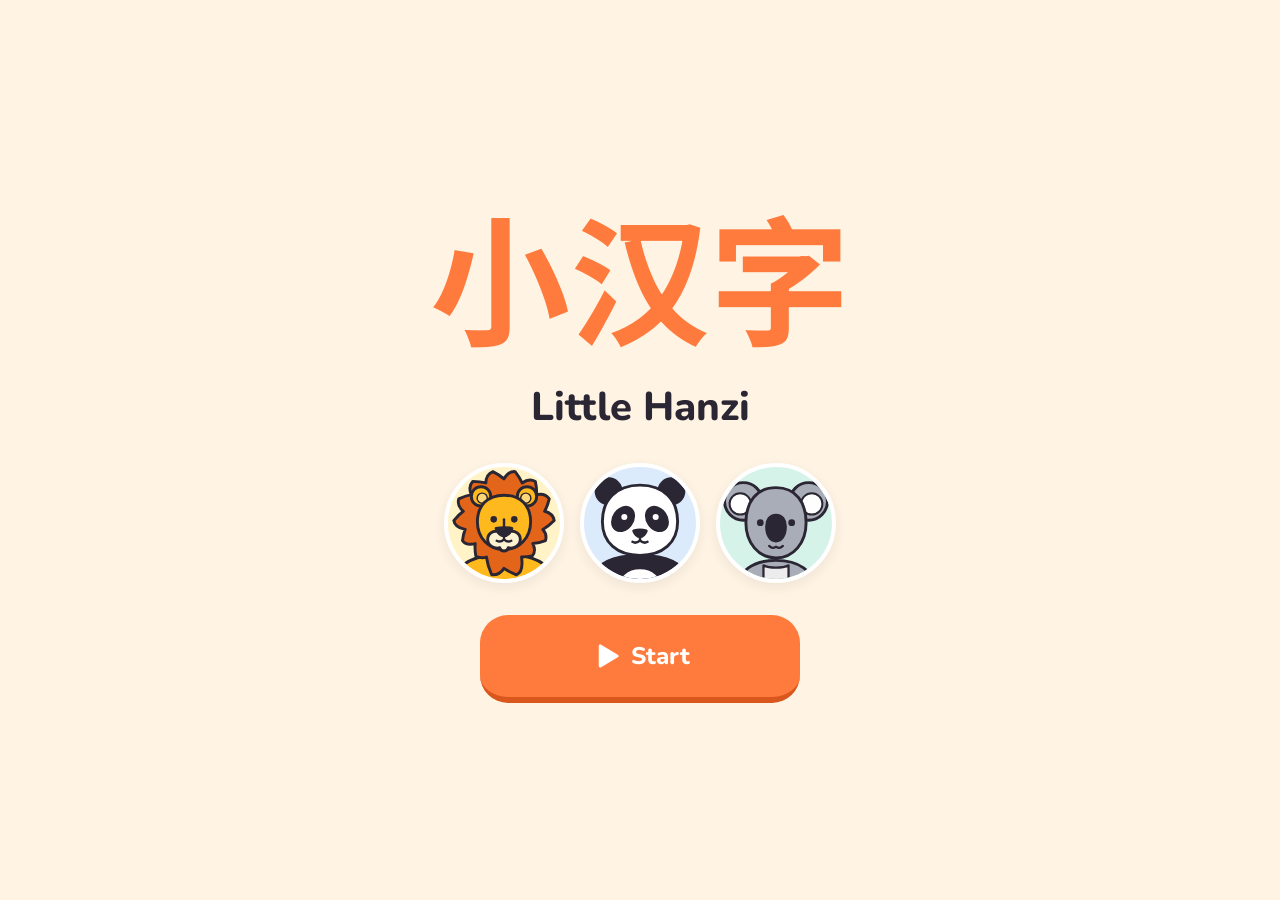
<file: index.html>
<!DOCTYPE html>
<html lang="en">
<head>
<meta charset="utf-8">
<title>Little Hanzi 小汉字</title>
<meta name="viewport" content="width=device-width, initial-scale=1, viewport-fit=cover, maximum-scale=1, user-scalable=no">
<meta name="description" content="Learn Chinese characters, one little step at a time.">
<meta name="theme-color" content="#FFF4E3">
<meta name="apple-mobile-web-app-capable" content="yes">
<meta name="apple-mobile-web-app-status-bar-style" content="default">
<meta name="apple-mobile-web-app-title" content="Little Hanzi">

<link rel="preconnect" href="https://fonts.googleapis.com">
<link rel="preconnect" href="https://fonts.gstatic.com" crossorigin>
<link rel="stylesheet" href="https://fonts.googleapis.com/css2?family=Nunito:wght@600;700;800&family=Noto+Sans+SC:wght@500;700&display=swap">

<link rel="stylesheet" href="css/tokens.css">
<link rel="stylesheet" href="css/base.css">
<link rel="stylesheet" href="css/components.css">
</head>
<body>
<div id="app"></div>
<script type="module">
  import { start } from './js/app.js';
  start(document.getElementById('app'));
</script>
</body>
</html>
</file>
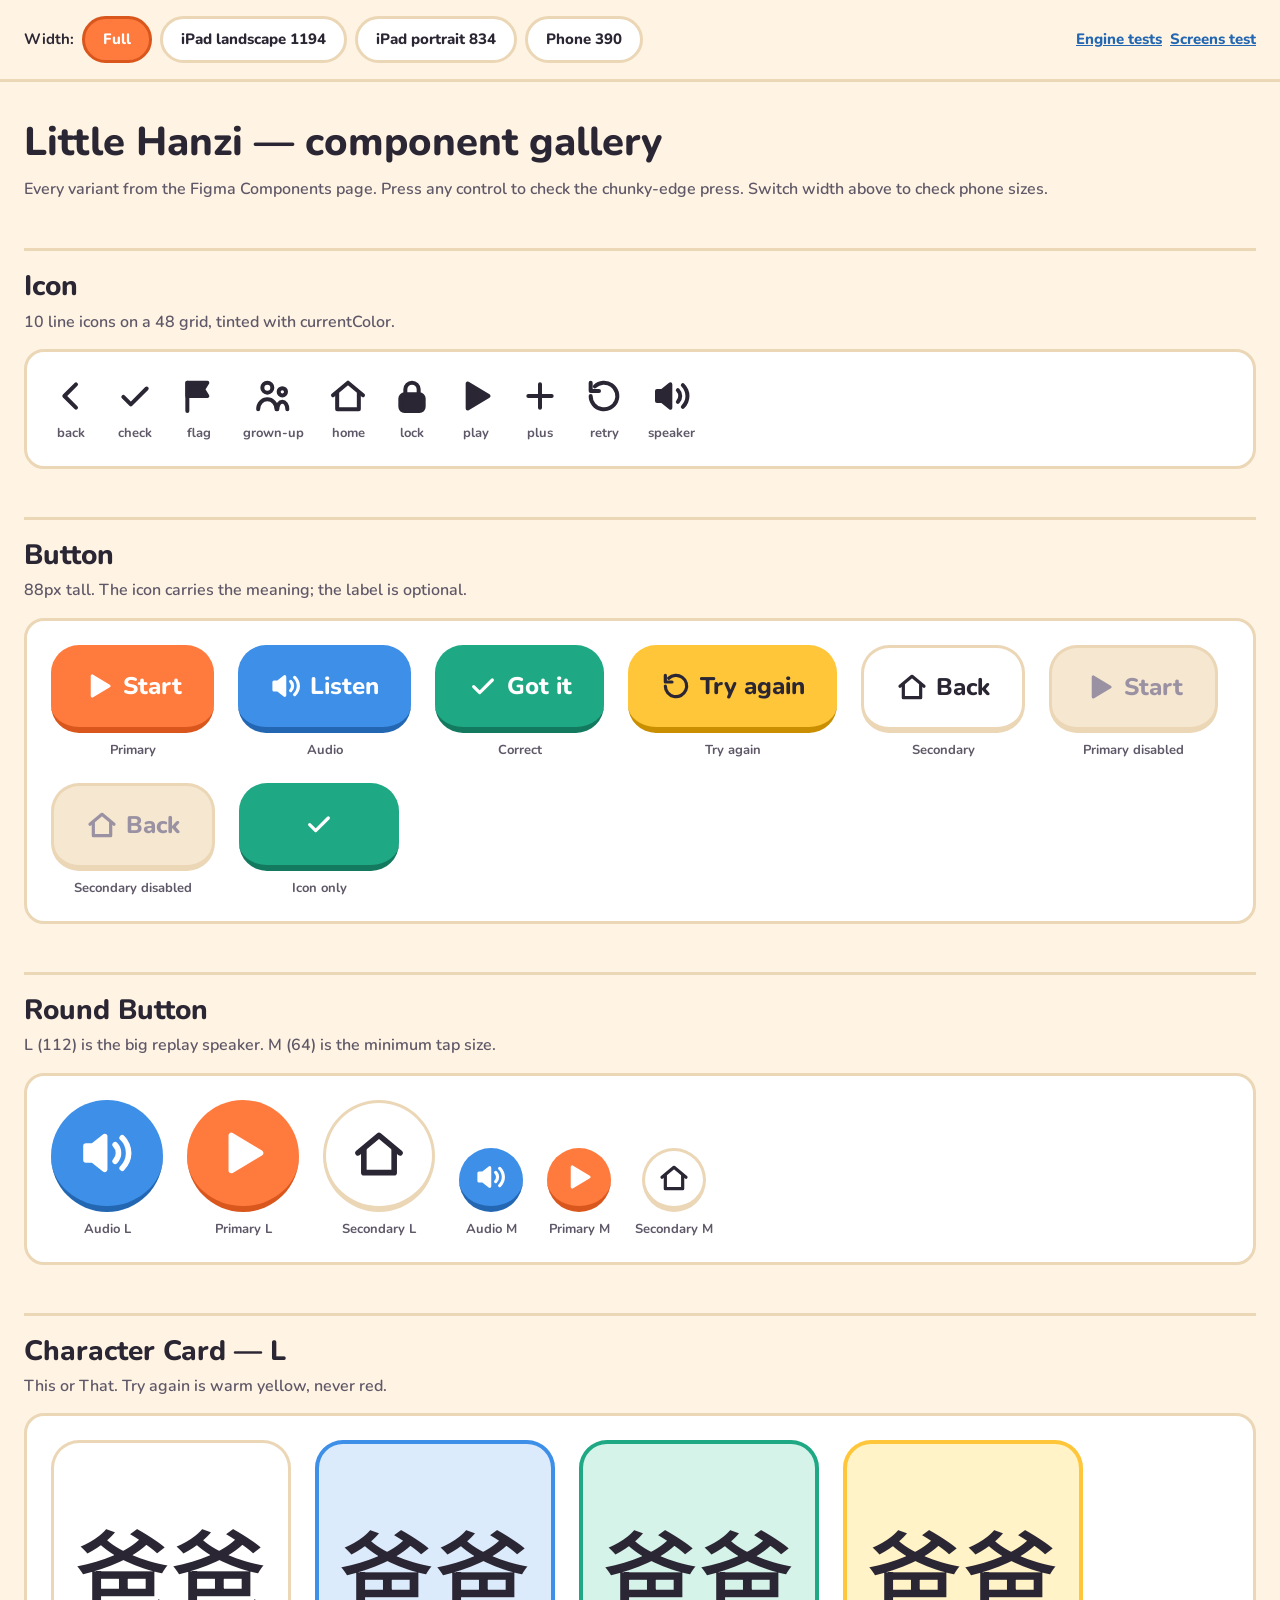
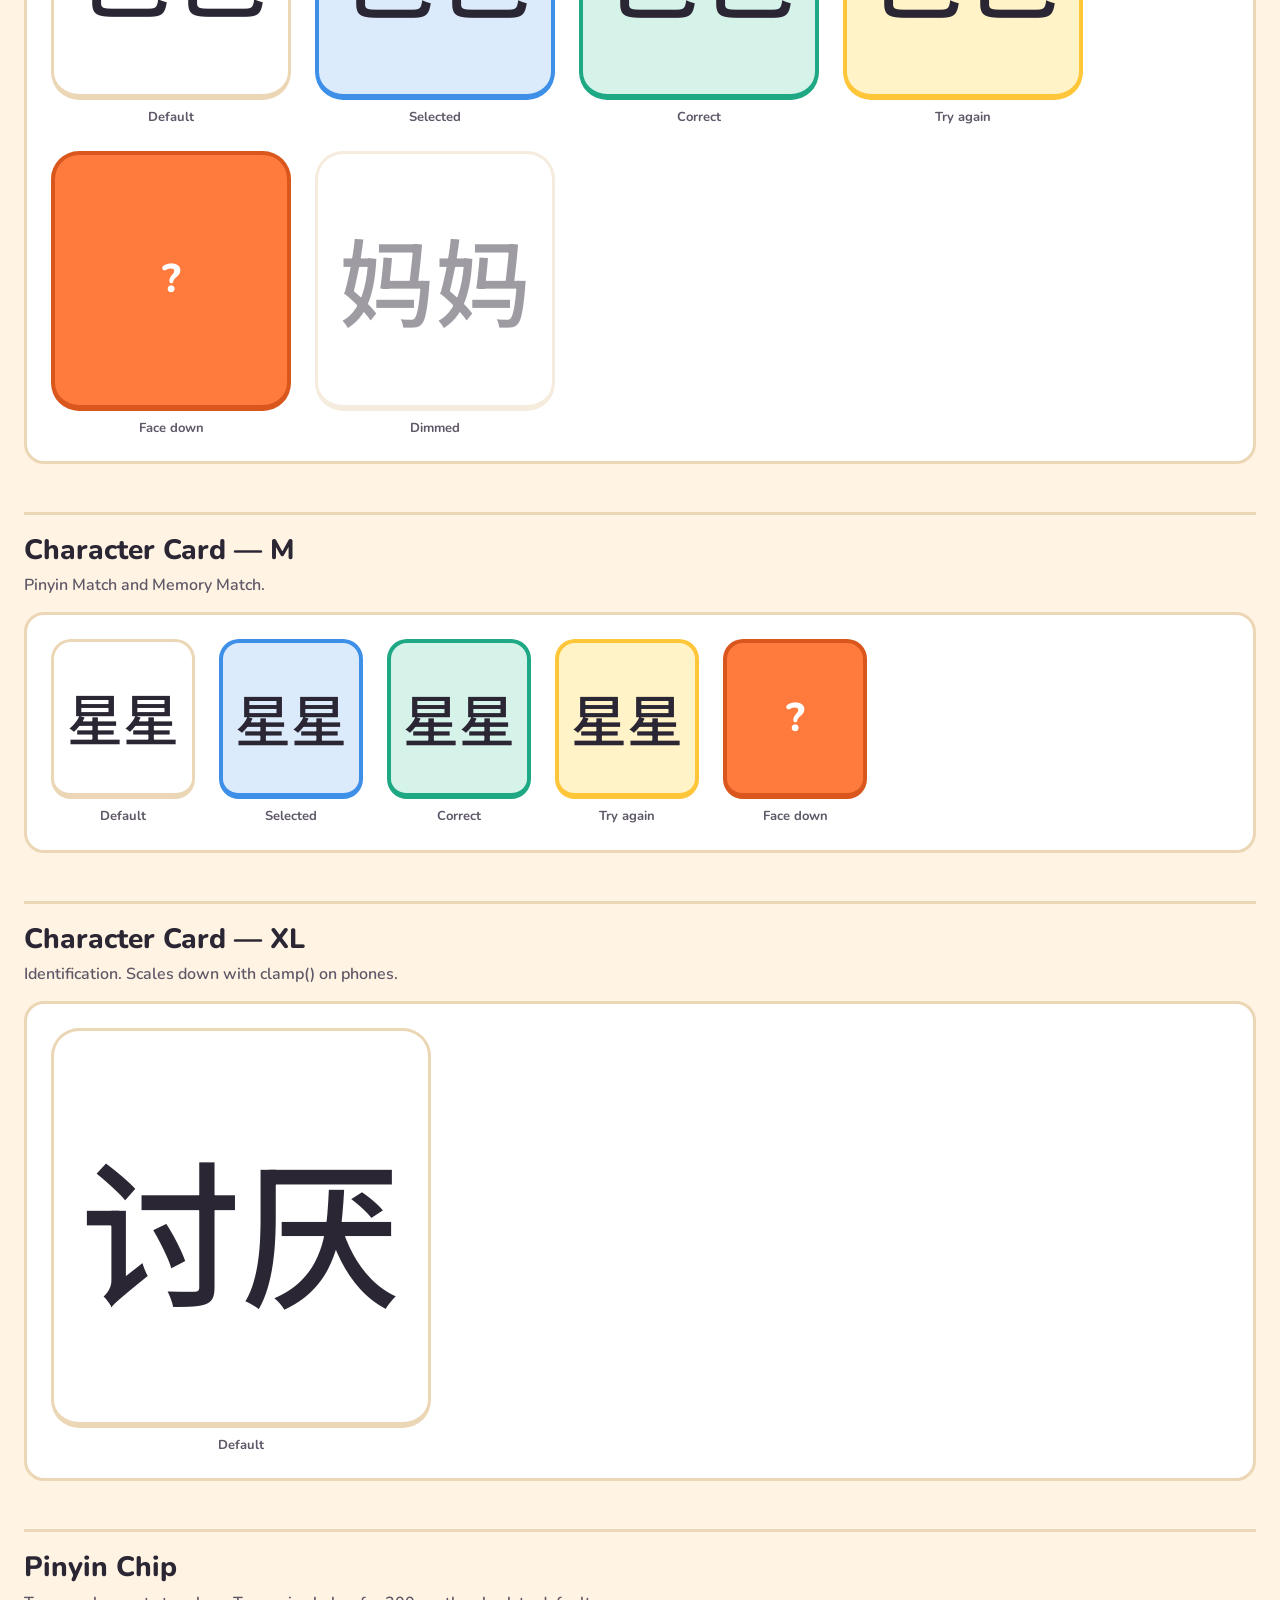
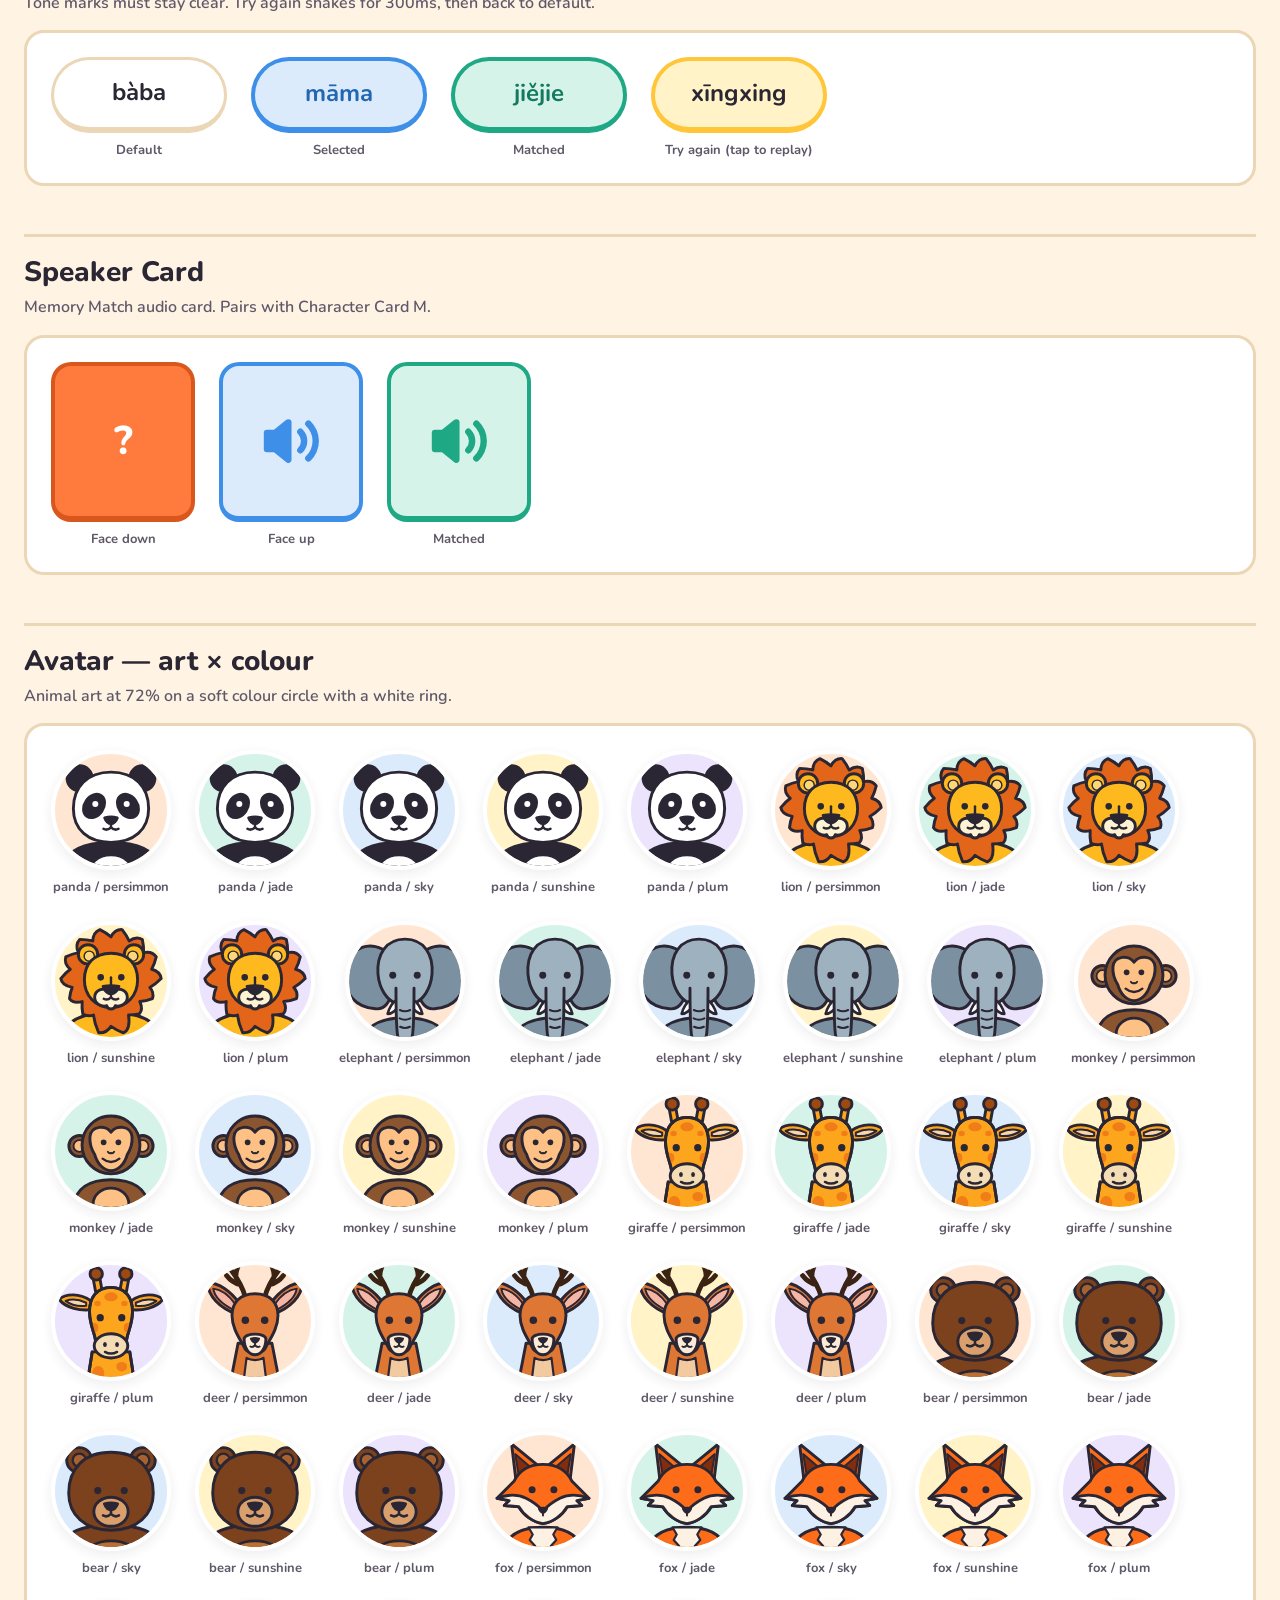
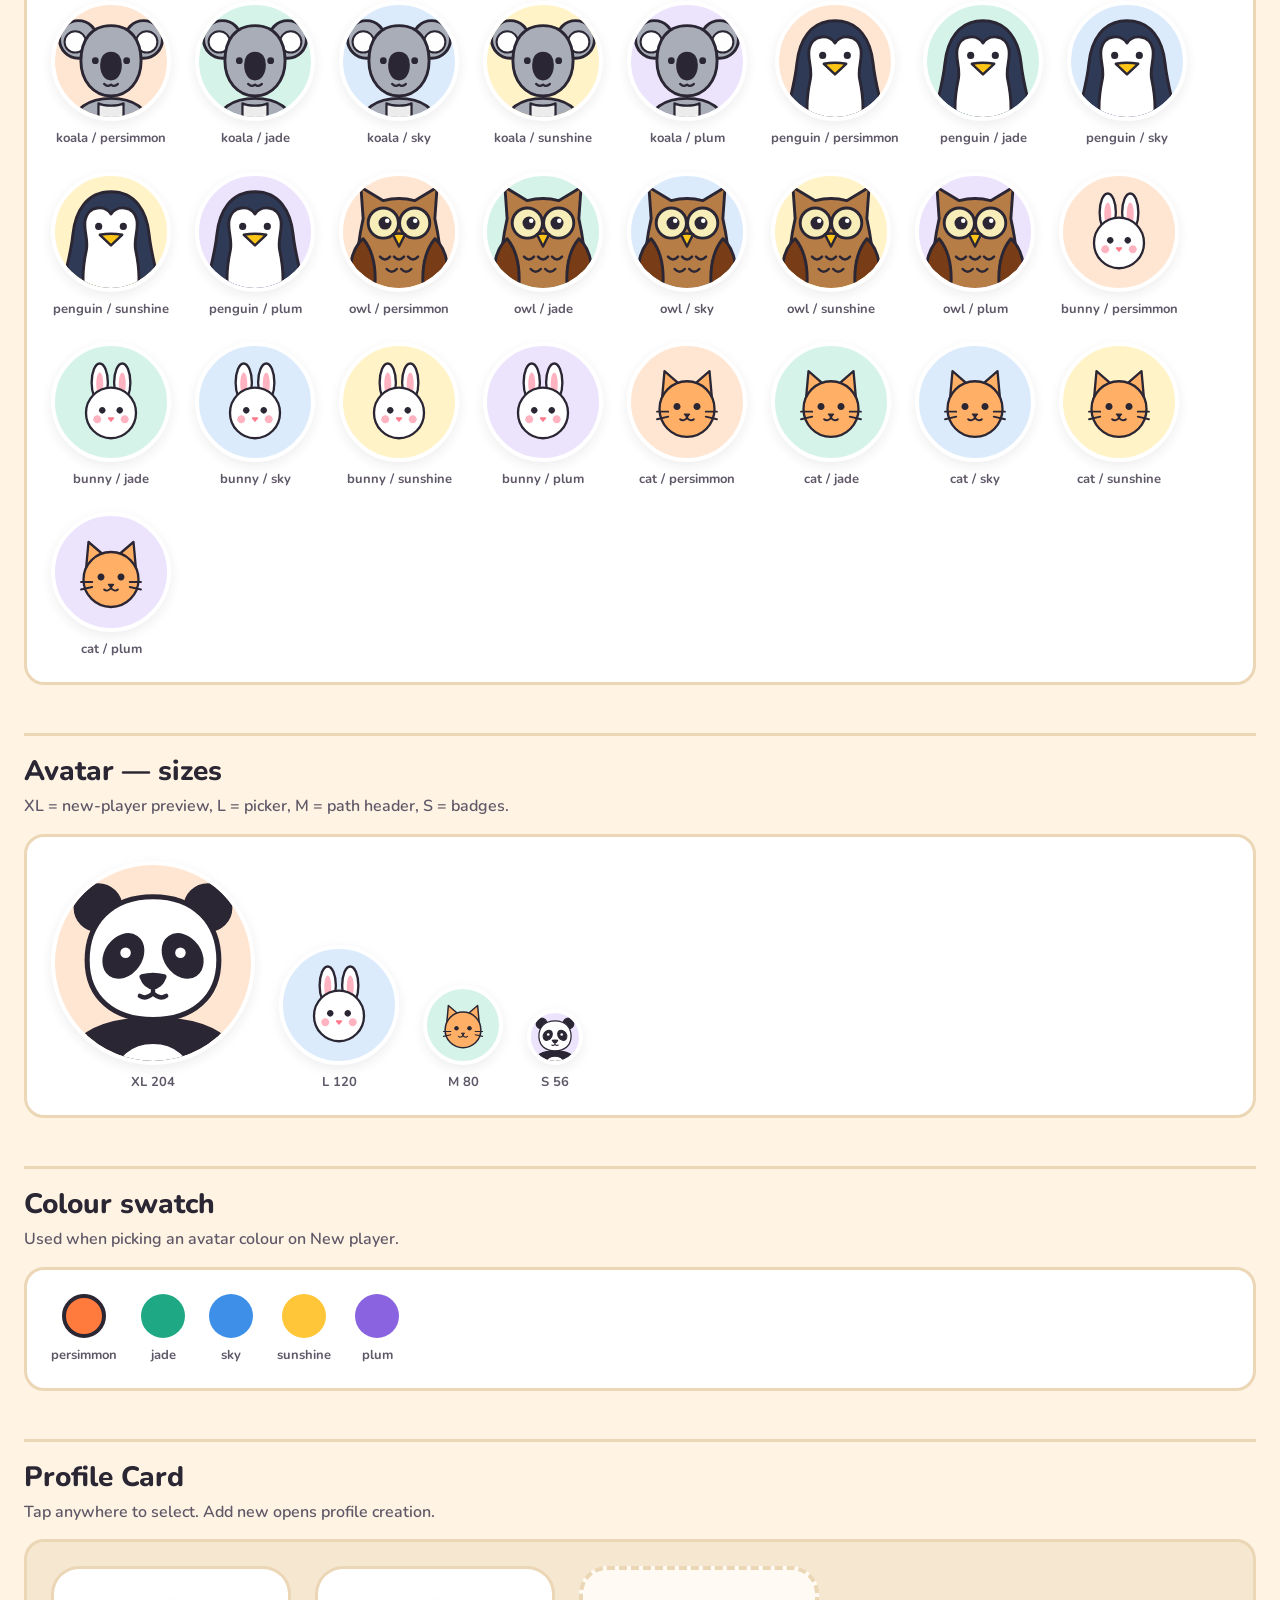
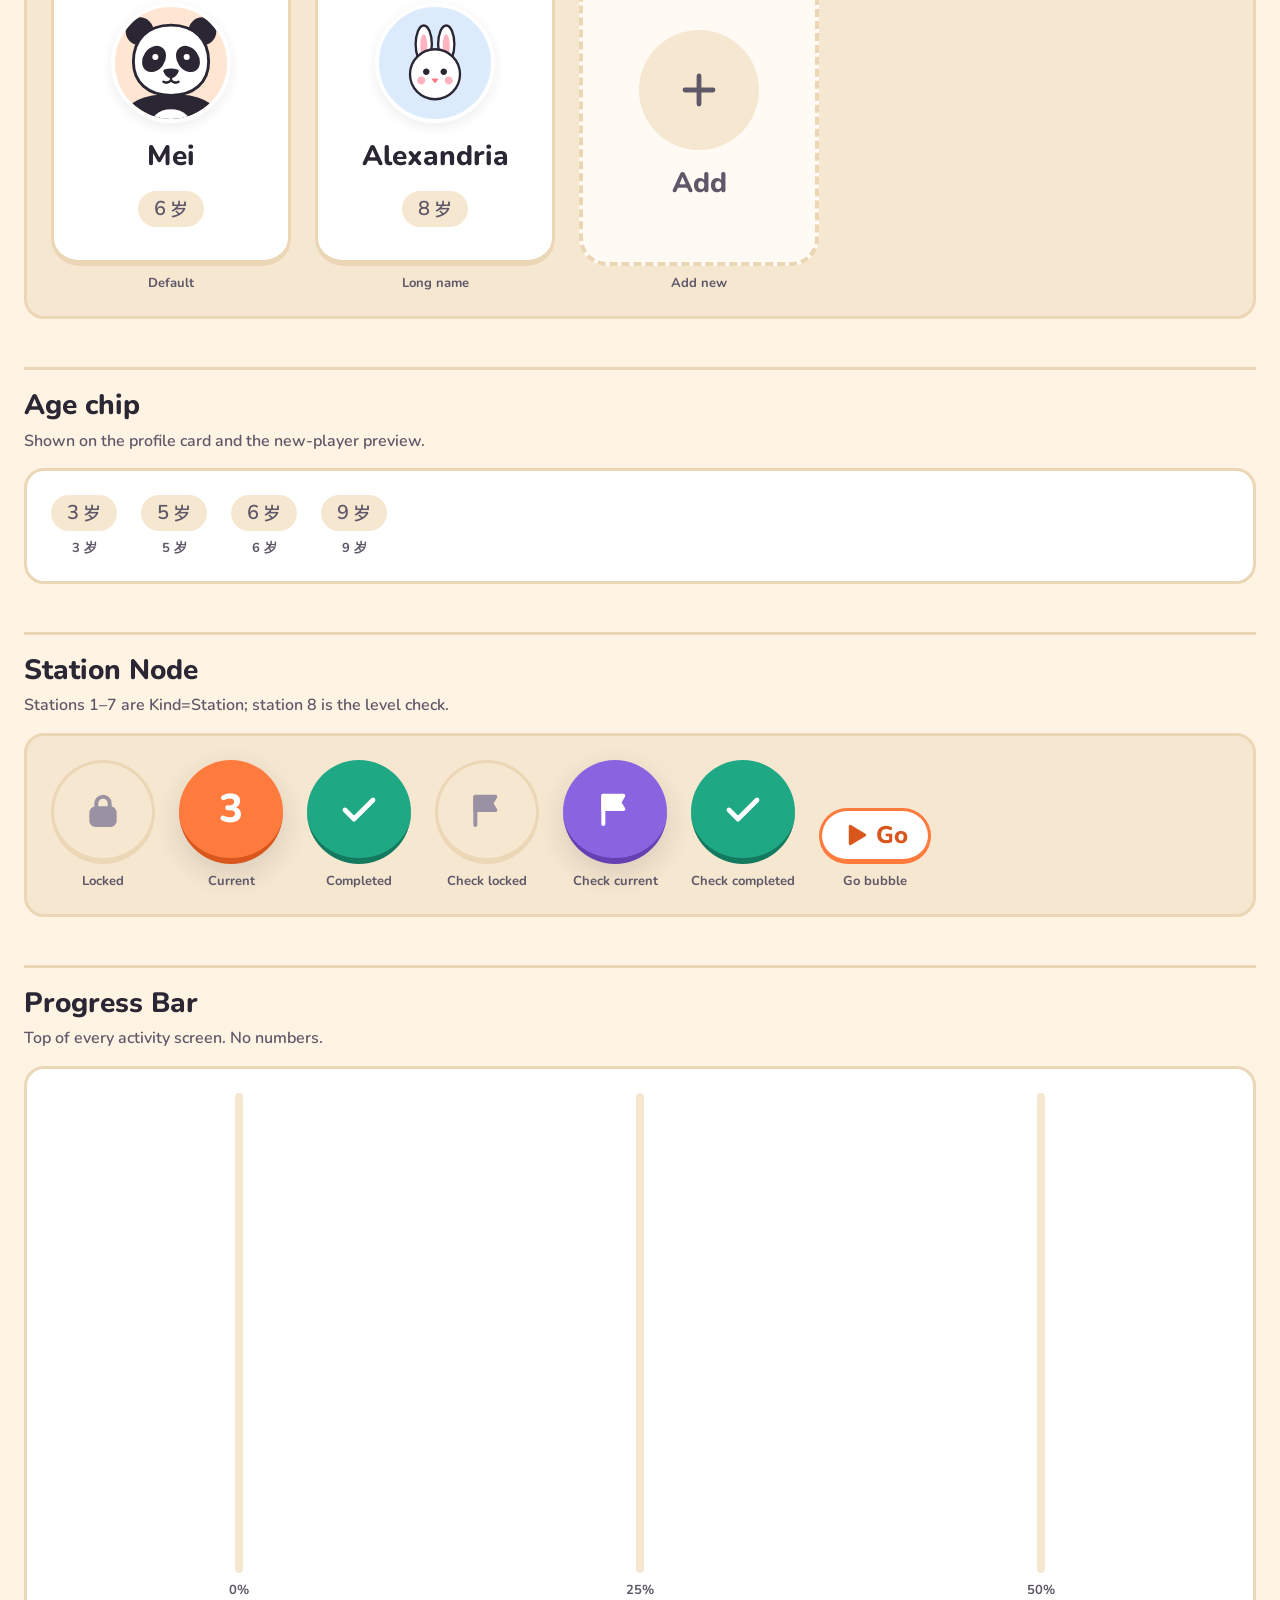
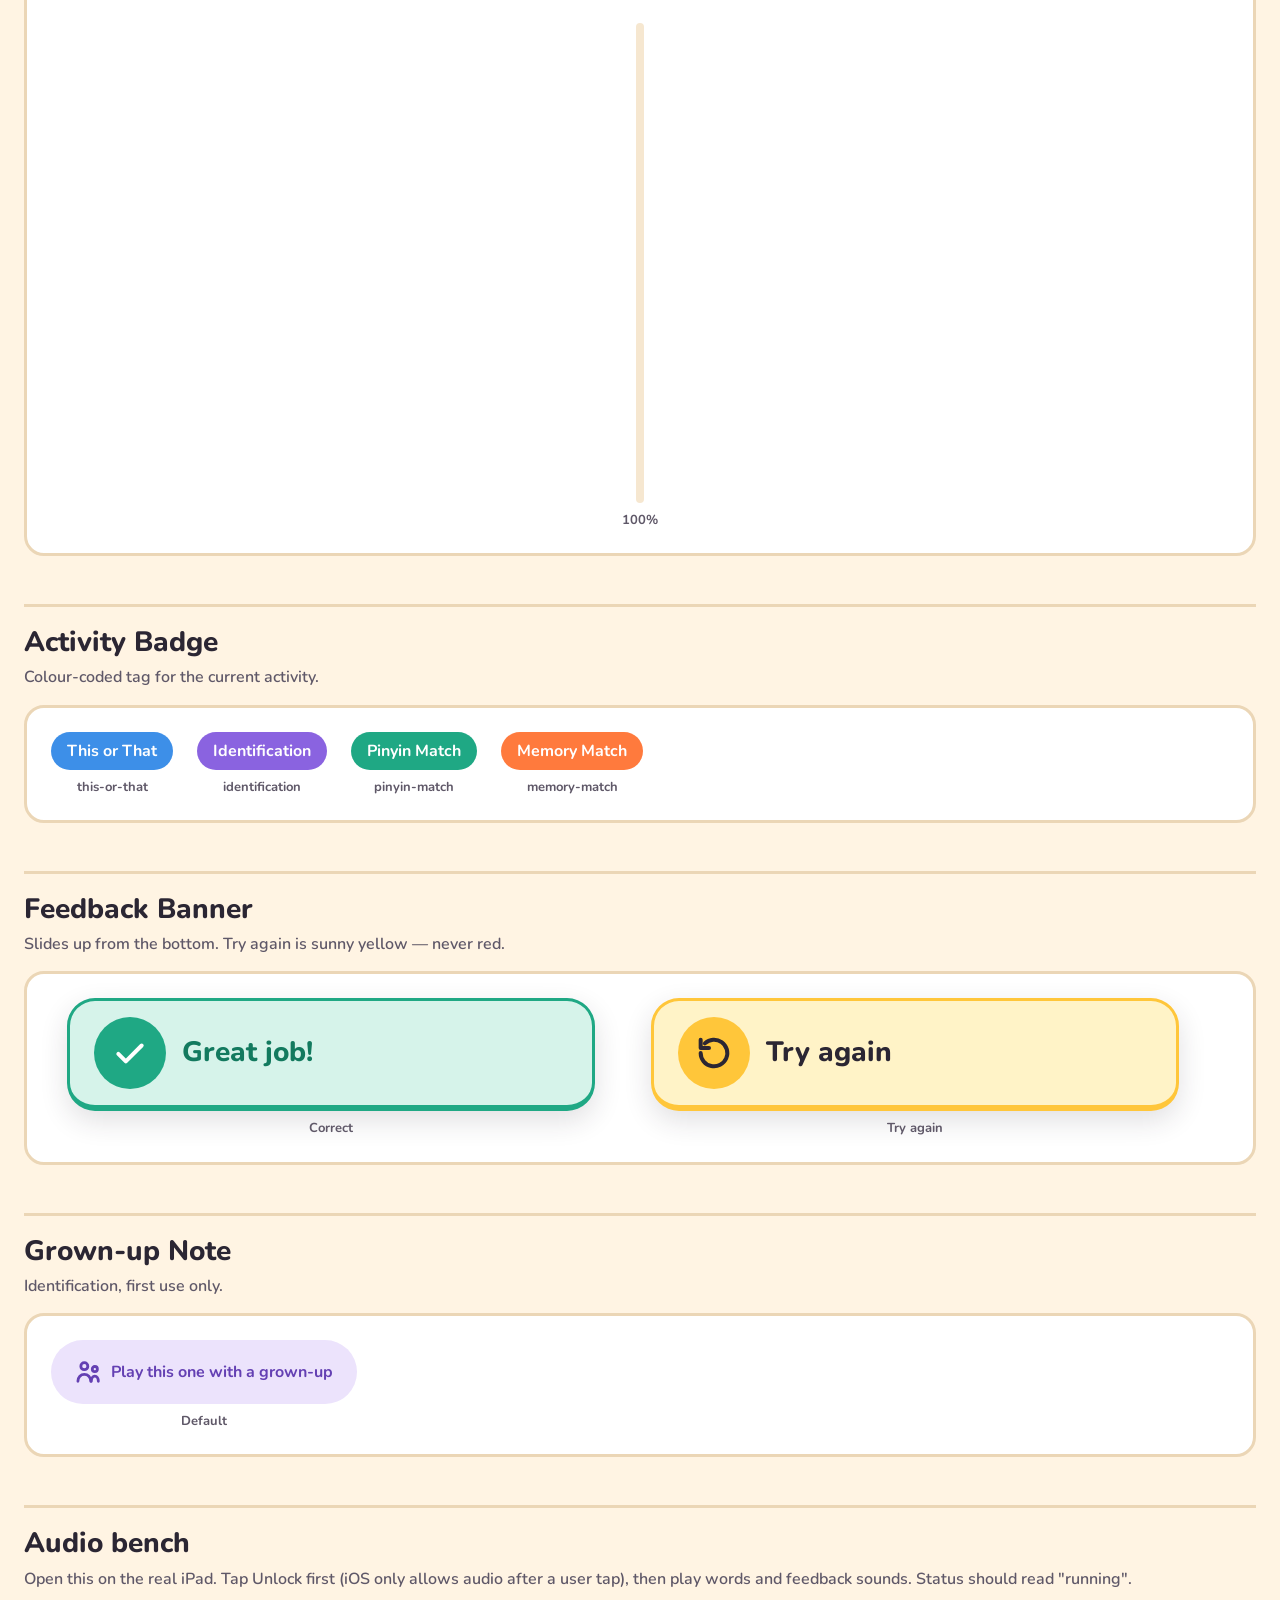
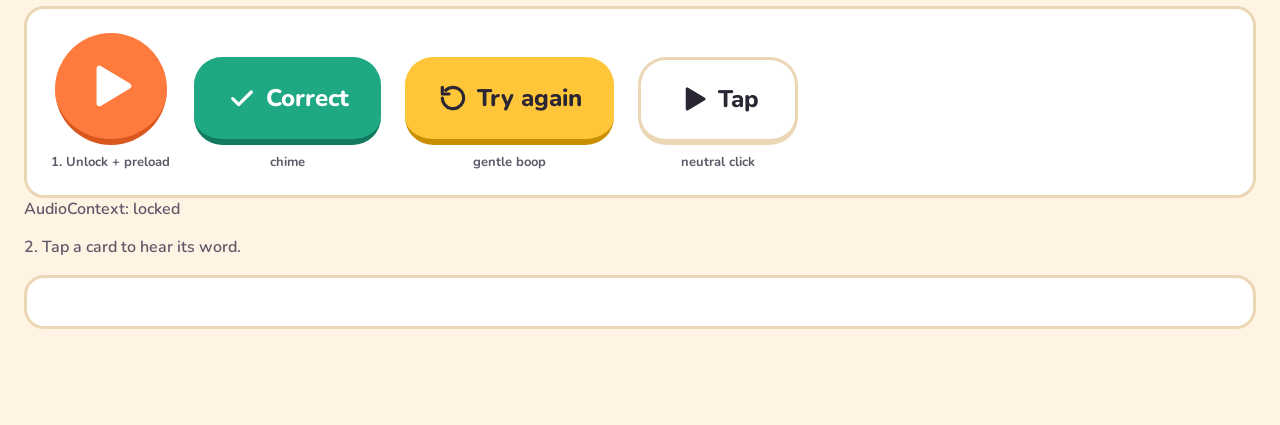
<file: components.html>
<!DOCTYPE html>
<html lang="en">
<head>
<meta charset="utf-8">
<title>Little Hanzi — components</title>
<meta name="viewport" content="width=device-width, initial-scale=1, viewport-fit=cover">
<link rel="preconnect" href="https://fonts.googleapis.com">
<link rel="preconnect" href="https://fonts.gstatic.com" crossorigin>
<link rel="stylesheet" href="https://fonts.googleapis.com/css2?family=Nunito:wght@600;700;800&family=Noto+Sans+SC:wght@500;700&display=swap">
<link rel="stylesheet" href="css/tokens.css">
<link rel="stylesheet" href="css/base.css">
<link rel="stylesheet" href="css/components.css">
<style>
  body { overflow: auto; -webkit-user-select: auto; user-select: auto; }
  .gal { max-width: 1280px; margin: 0 auto; padding: var(--spacing-xl) var(--spacing-lg) 96px; }
  .gal h1 { font-size: var(--type-title); font-weight: 800; margin: 0 0 var(--spacing-sm); }
  .gal h2 {
    font-size: var(--type-section); font-weight: 800;
    margin: var(--spacing-2xl) 0 var(--spacing-xs);
    padding-top: var(--spacing-md); border-top: 3px solid var(--color-border-default);
  }
  .gal .note { color: var(--color-text-secondary); font-size: var(--type-small); margin: 0 0 var(--spacing-md); }
  .specimen {
    display: flex; flex-wrap: wrap; gap: var(--spacing-lg);
    align-items: flex-end; padding: var(--spacing-lg);
    background: var(--color-bg-surface); border-radius: var(--radius-md);
    border: 3px solid var(--color-border-default);
  }
  .specimen--sunken { background: var(--color-bg-sunken); }
  .item { display: flex; flex-direction: column; align-items: center; gap: var(--spacing-sm); min-width: 0; max-width: 100%; }
  .item:has(.progress) { flex: 1 1 320px; }
  .item__label { font-size: 13px; font-weight: 700; color: var(--color-text-secondary); text-align: center; }
  .bar {
    position: sticky; top: 0; z-index: 10;
    display: flex; gap: var(--spacing-sm); align-items: center; flex-wrap: wrap;
    padding: var(--spacing-md) var(--spacing-lg);
    background: var(--color-bg-app); border-bottom: 3px solid var(--color-border-default);
  }
  .bar button {
    padding: 10px 18px; border-radius: var(--radius-full);
    border: 3px solid var(--color-border-default); background: var(--color-bg-surface);
    font-weight: 800; font-size: 15px;
  }
  .bar button[aria-pressed="true"] { background: var(--color-action-primary); color: #fff; border-color: var(--color-action-primary-edge); }
  .frame { margin: 0 auto; transition: max-width 200ms ease; }

  @media (max-width: 560px) {
    .gal { padding: var(--spacing-md) var(--spacing-sm) 64px; }
    .specimen { padding: var(--spacing-md); gap: var(--spacing-md); }
    .bar { padding: var(--spacing-sm); gap: 6px; }
    .bar button { padding: 8px 12px; font-size: 13px; }
    .bar strong { width: 100%; }
  }
</style>
</head>
<body>
<div class="bar">
  <strong style="font-size:15px">Width:</strong>
  <button data-w="full" aria-pressed="true">Full</button>
  <button data-w="1194">iPad landscape 1194</button>
  <button data-w="834">iPad portrait 834</button>
  <button data-w="390">Phone 390</button>
  <span style="flex:1"></span>
  <a href="tests.html" style="font-weight:800;font-size:15px;color:var(--color-action-audio-edge)">Engine tests</a>
  <a href="screens-test.html" style="font-weight:800;font-size:15px;color:var(--color-action-audio-edge)">Screens test</a>
</div>
<div class="frame" id="frame"><div class="gal" id="gal"></div></div>

<script type="module">
import {
  el, iconEl, Button, RoundButton, CharacterCard, PinyinChip, SpeakerCard,
  Avatar, AgeChip, ProfileCard, AddProfileCard, StationNode, GoBubble,
  ProgressBar, ActivityBadge, FeedbackBanner, GrownUpNote,
  AVATAR_ART, AVATAR_COLORS,
} from './js/ui.js';
import { ICON_NAMES } from './js/icons.js';
import { ACTIVITY, ACTIVITY_LABEL } from './js/engine/station.js';
import { clear as clearNode } from './js/ui.js';
import { getWords } from './js/data.js';
import * as audio from './js/audio.js';

const gal = document.getElementById('gal');

function section(title, note, items, sunken = false) {
  gal.append(el('h2', { text: title }));
  if (note) gal.append(el('p', { class: 'note', text: note }));
  gal.append(el('div', { class: `specimen${sunken ? ' specimen--sunken' : ''}` },
    items.map(([label, node]) => el('div', { class: 'item' }, [node, el('span', { class: 'item__label', text: label })]))));
}

gal.append(el('h1', { text: 'Little Hanzi — component gallery' }));
gal.append(el('p', { class: 'note', text: 'Every variant from the Figma Components page. Press any control to check the chunky-edge press. Switch width above to check phone sizes.' }));

section('Icon', '10 line icons on a 48 grid, tinted with currentColor.',
  ICON_NAMES.map((n) => [n, el('span', { class: 'icon', style: 'width:40px;height:40px;color:var(--color-text-primary)', html: iconEl(n, 40).innerHTML })]));

section('Button', '88px tall. The icon carries the meaning; the label is optional.', [
  ['Primary', Button({ label: 'Start', iconName: 'play', style: 'primary' })],
  ['Audio', Button({ label: 'Listen', iconName: 'speaker', style: 'audio' })],
  ['Correct', Button({ label: 'Got it', iconName: 'check', style: 'correct' })],
  ['Try again', Button({ label: 'Try again', iconName: 'retry', style: 'try-again' })],
  ['Secondary', Button({ label: 'Back', iconName: 'home', style: 'secondary' })],
  ['Primary disabled', Button({ label: 'Start', iconName: 'play', style: 'primary', disabled: true })],
  ['Secondary disabled', Button({ label: 'Back', iconName: 'home', style: 'secondary', disabled: true })],
  ['Icon only', Button({ iconName: 'check', style: 'correct', ariaLabel: 'Got it' })],
]);

section('Round Button', 'L (112) is the big replay speaker. M (64) is the minimum tap size.', [
  ['Audio L', RoundButton({ iconName: 'speaker', size: 'l', style: 'audio' })],
  ['Primary L', RoundButton({ iconName: 'play', size: 'l', style: 'primary' })],
  ['Secondary L', RoundButton({ iconName: 'home', size: 'l', style: 'secondary' })],
  ['Audio M', RoundButton({ iconName: 'speaker', size: 'm', style: 'audio' })],
  ['Primary M', RoundButton({ iconName: 'play', size: 'm', style: 'primary' })],
  ['Secondary M', RoundButton({ iconName: 'home', size: 'm', style: 'secondary' })],
]);

section('Character Card — L', 'This or That. Try again is warm yellow, never red.', [
  ['Default', CharacterCard({ word: '爸爸', size: 'l' })],
  ['Selected', CharacterCard({ word: '爸爸', size: 'l', state: 'selected' })],
  ['Correct', CharacterCard({ word: '爸爸', size: 'l', state: 'correct' })],
  ['Try again', CharacterCard({ word: '爸爸', size: 'l', state: 'try-again' })],
  ['Face down', CharacterCard({ word: '爸爸', size: 'l', state: 'face-down' })],
  ['Dimmed', (() => { const c = CharacterCard({ word: '妈妈', size: 'l' }); c.classList.add('is-dimmed'); return c; })()],
]);

section('Character Card — M', 'Pinyin Match and Memory Match.', [
  ['Default', CharacterCard({ word: '星星', size: 'm' })],
  ['Selected', CharacterCard({ word: '星星', size: 'm', state: 'selected' })],
  ['Correct', CharacterCard({ word: '星星', size: 'm', state: 'correct' })],
  ['Try again', CharacterCard({ word: '星星', size: 'm', state: 'try-again' })],
  ['Face down', CharacterCard({ word: '星星', size: 'm', state: 'face-down' })],
]);

section('Character Card — XL', 'Identification. Scales down with clamp() on phones.', [
  ['Default', CharacterCard({ word: '讨厌', size: 'xl' })],
]);

section('Pinyin Chip', 'Tone marks must stay clear. Try again shakes for 300ms, then back to default.', [
  ['Default', PinyinChip({ pinyin: 'bàba' })],
  ['Selected', PinyinChip({ pinyin: 'māma', state: 'selected' })],
  ['Matched', PinyinChip({ pinyin: 'jiějie', state: 'matched' })],
  ['Try again (tap to replay)', (() => {
    const chip = PinyinChip({ pinyin: 'xīngxing', state: 'try-again' });
    chip.addEventListener('click', () => {
      chip.classList.remove('is-try-again'); void chip.offsetWidth; chip.classList.add('is-try-again');
    });
    return chip;
  })()],
]);

section('Speaker Card', 'Memory Match audio card. Pairs with Character Card M.', [
  ['Face down', SpeakerCard({ state: 'face-down' })],
  ['Face up', SpeakerCard({ state: 'face-up' })],
  ['Matched', SpeakerCard({ state: 'matched' })],
]);

section('Avatar — art × colour', 'Animal art at 72% on a soft colour circle with a white ring.',
  AVATAR_ART.flatMap((art) => AVATAR_COLORS.map((color) => [`${art} / ${color}`, Avatar({ art, color, size: 'l' })])));

section('Avatar — sizes', 'XL = new-player preview, L = picker, M = path header, S = badges.', [
  ['XL 204', Avatar({ art: 'panda', color: 'persimmon', size: 'xl' })],
  ['L 120', Avatar({ art: 'bunny', color: 'sky', size: 'l' })],
  ['M 80', Avatar({ art: 'cat', color: 'jade', size: 'm' })],
  ['S 56', Avatar({ art: 'panda', color: 'plum', size: 's' })],
]);

section('Colour swatch', 'Used when picking an avatar colour on New player.',
  AVATAR_COLORS.map((c, i) => [c, el('span', { class: `swatch${i === 0 ? ' is-selected' : ''}`, dataset: { color: c } })]));

section('Profile Card', 'Tap anywhere to select. Add new opens profile creation.', [
  ['Default', ProfileCard({ profile: { name: 'Mei', age: 6, avatar: { art: 'panda', color: 'persimmon' } } })],
  ['Long name', ProfileCard({ profile: { name: 'Alexandria', age: 8, avatar: { art: 'bunny', color: 'sky' } } })],
  ['Add new', AddProfileCard({})],
], true);

section('Age chip', 'Shown on the profile card and the new-player preview.',
  [3, 5, 6, 9].map((a) => [`${a} 岁`, AgeChip(a)]));

section('Station Node', 'Stations 1–7 are Kind=Station; station 8 is the level check.', [
  ['Locked', StationNode({ number: 4, state: 'locked' })],
  ['Current', StationNode({ number: 3, state: 'current' })],
  ['Completed', StationNode({ number: 1, state: 'completed' })],
  ['Check locked', StationNode({ number: 8, state: 'locked', kind: 'check' })],
  ['Check current', StationNode({ number: 8, state: 'current', kind: 'check' })],
  ['Check completed', StationNode({ number: 8, state: 'completed', kind: 'check' })],
  ['Go bubble', GoBubble()],
], true);

section('Progress Bar', 'Top of every activity screen. No numbers.',
  [0, 25, 50, 100].map((p) => [`${p}%`, ProgressBar(p)]));

section('Activity Badge', 'Colour-coded tag for the current activity.',
  Object.values(ACTIVITY).map((a) => [a, ActivityBadge(a, ACTIVITY_LABEL[a])]));

section('Feedback Banner', 'Slides up from the bottom. Try again is sunny yellow — never red.', [
  ['Correct', FeedbackBanner({ type: 'correct', message: 'Great job!' })],
  ['Try again', FeedbackBanner({ type: 'try-again', message: 'Try again' })],
]);

section('Grown-up Note', 'Identification, first use only.', [
  ['Default', GrownUpNote()],
]);

/* ---------------- audio bench ----------------
   The iOS audio path is the riskiest part of the foundation, so it gets
   checked here rather than waiting for the activity screens. */
gal.append(el('h2', { text: 'Audio bench' }));
gal.append(el('p', { class: 'note', text: 'Open this on the real iPad. Tap Unlock first (iOS only allows audio after a user tap), then play words and feedback sounds. Status should read "running".' }));

const status = el('p', { class: 'note', text: 'AudioContext: locked' });
const wordRow = el('div', { class: 'specimen' });

const bench = el('div', { class: 'specimen' }, [
  el('div', { class: 'item' }, [
    RoundButton({
      iconName: 'play', size: 'l', style: 'primary', ariaLabel: 'Unlock audio',
      onClick: async () => {
        const ok = await audio.unlock();
        status.textContent = `AudioContext: ${ok ? 'running' : 'FAILED to unlock'}`;
        if (!ok) return;
        const words = (await getWords('A1')).slice(0, 6);
        const failed = await audio.preload(words.map((w) => w.audio));
        status.textContent = `AudioContext: running — preloaded ${words.length - failed.length}/${words.length} words`
          + (failed.length ? ` (failed: ${failed.join(', ')})` : '');
        clearNode(wordRow);
        words.forEach((w) => wordRow.append(el('div', { class: 'item' }, [
          CharacterCard({ word: w.word, size: 'm', onClick: () => audio.play(w.audio) }),
          el('span', { class: 'item__label', text: w.pinyin }),
        ])));
      },
    }),
    el('span', { class: 'item__label', text: '1. Unlock + preload' }),
  ]),
  el('div', { class: 'item' }, [
    Button({ label: 'Correct', iconName: 'check', style: 'correct', onClick: () => audio.playCorrect() }),
    el('span', { class: 'item__label', text: 'chime' }),
  ]),
  el('div', { class: 'item' }, [
    Button({ label: 'Try again', iconName: 'retry', style: 'try-again', onClick: () => audio.playTryAgain() }),
    el('span', { class: 'item__label', text: 'gentle boop' }),
  ]),
  el('div', { class: 'item' }, [
    Button({ label: 'Tap', iconName: 'play', style: 'secondary', onClick: () => audio.playTap() }),
    el('span', { class: 'item__label', text: 'neutral click' }),
  ]),
]);

gal.append(bench, status, el('p', { class: 'note', text: '2. Tap a card to hear its word.' }), wordRow);

/* width switcher */
const frame = document.getElementById('frame');
document.querySelectorAll('.bar button').forEach((b) => {
  b.addEventListener('click', () => {
    document.querySelectorAll('.bar button').forEach((o) => o.setAttribute('aria-pressed', String(o === b)));
    frame.style.maxWidth = b.dataset.w === 'full' ? '' : `${b.dataset.w}px`;
  });
});
</script>
</body>
</html>
</file>
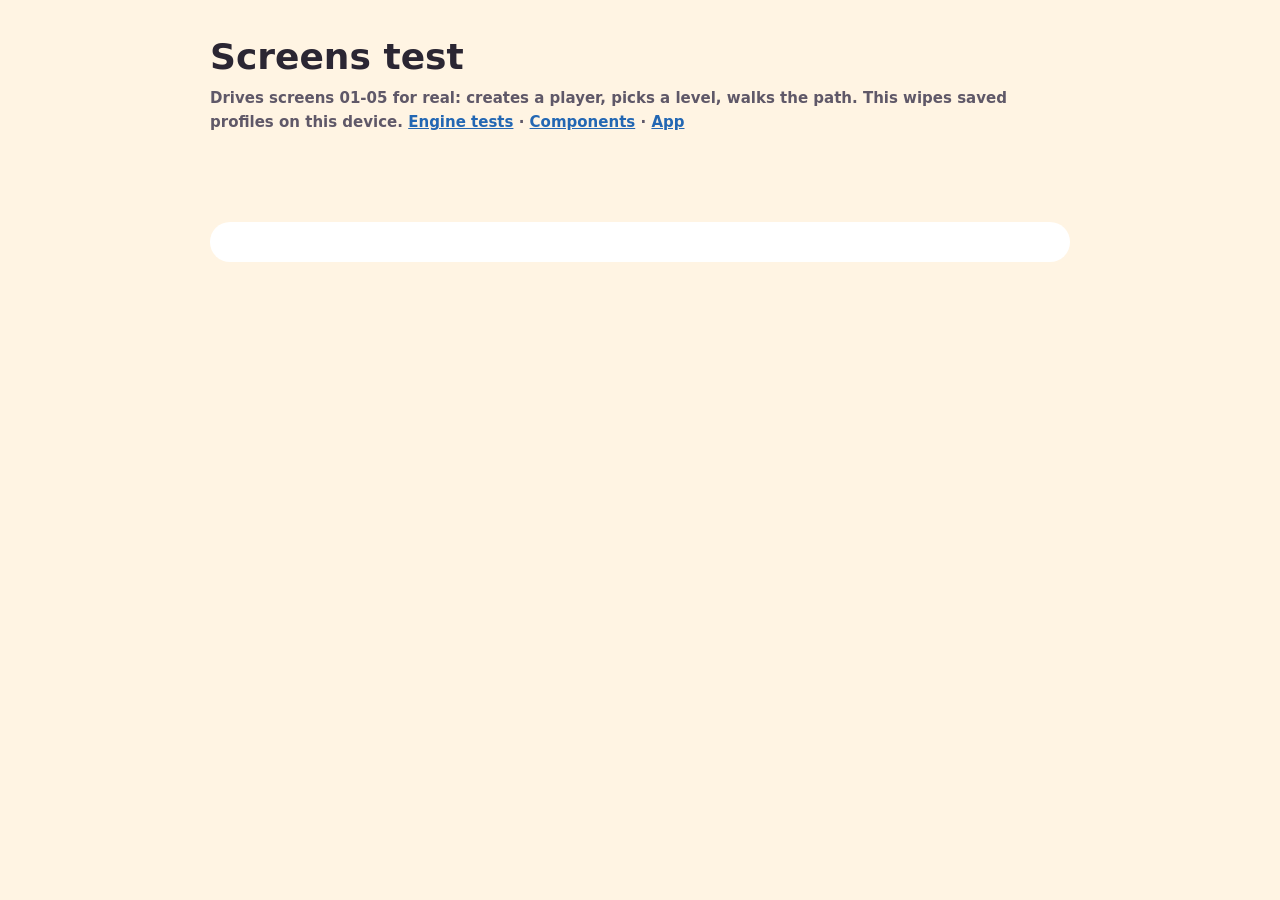
<file: screens-test.html>
<!DOCTYPE html><html><head><meta charset="utf-8"><title>Little Hanzi — screens test</title>
<link rel="stylesheet" href="css/tokens.css"><link rel="stylesheet" href="css/base.css"><link rel="stylesheet" href="css/components.css">
<style>
  body { margin: 0; padding: 32px 24px 80px; background: var(--color-bg-app);
         color: var(--color-text-primary); font-family: var(--font-ui); font-weight: 600;
         overflow: auto; -webkit-user-select: auto; user-select: auto; }
  .wrap { max-width: 860px; margin: 0 auto; }
  h1 { font-size: 36px; font-weight: 800; margin: 0 0 4px; }
  .sub { color: var(--color-text-secondary); font-size: 15px; font-weight: 700; margin: 0 0 24px; line-height: 1.6; }
  .sub a { color: var(--color-action-audio-edge); font-weight: 800; }
  #summary { padding: 20px 24px; border-radius: var(--radius-lg); font-size: 24px; font-weight: 800; margin-bottom: 24px; }
  #summary.pass { background: var(--color-feedback-correct-soft); color: var(--color-feedback-correct-edge); border: 3px solid var(--color-feedback-correct); }
  #summary.fail { background: var(--color-feedback-try-again-soft); border: 3px solid var(--color-feedback-try-again); }
  pre { font-family: ui-monospace, monospace; font-size: 13px; line-height: 1.8; white-space: pre-wrap;
        background: var(--color-bg-surface); padding: 20px; border-radius: var(--radius-md); margin: 0; }
  /* The app renders off-screen; the screens test only inspects its DOM. */
  #app { position: fixed; left: -9999px; top: 0; width: 1194px; height: 834px; }
</style>
</head><body><div class="wrap">
  <h1>Screens test</h1>
  <p class="sub">Drives screens 01-05 for real: creates a player, picks a level, walks the path.
  <strong>This wipes saved profiles on this device.</strong>
  <a href="tests.html">Engine tests</a> · <a href="components.html">Components</a> · <a href="index.html">App</a></p>
  <div id="summary"></div>
  <pre id="log"></pre>
</div>
<div id="app" aria-hidden="true"></div>
<script type="module">
import * as storage from './js/storage.js';
import { start, go, parseHash } from './js/app.js';
import { getStationRun } from './js/session.js';
import { AVATAR_ART } from './js/ui.js';

const out = [];
const errs = [];
window.addEventListener('error', e => errs.push('window.error: ' + (e.error && e.error.stack || e.message)));
window.addEventListener('unhandledrejection', e => errs.push('unhandled: ' + (e.reason && e.reason.stack || e.reason)));
const ok = (name, cond, extra='') => out.push(`${cond ? 'PASS' : 'FAIL'}  ${name}${cond ? '' : '  <- ' + extra}`);
const app = document.getElementById('app');
const wait = (ms) => new Promise(r => setTimeout(r, ms));
const nav = async (h) => { location.hash = h; await wait(220); };

try {
  await storage._clearAll();
  localStorage.removeItem('lh:v1:progress:test');

  // --- 01 Welcome: no profiles yet ---
  location.hash = '';
  await start(app);
  await wait(200);
  ok('welcome renders wordmark', app.textContent.includes('小汉字'), app.textContent.slice(0,60));
  ok('welcome has Start', app.textContent.includes('Start'));
  ok('welcome shows 3 avatars', app.querySelectorAll('.avatar').length === 3, app.querySelectorAll('.avatar').length);

  // --- 03 New player ---
  await nav('#/new-player');
  ok('new-player title', app.textContent.includes('New player'));
  ok('new-player has 7 age buttons', app.querySelectorAll('.age-btn').length === 7, app.querySelectorAll('.age-btn').length);
  ok(`new-player has ${AVATAR_ART.length} art picks`, app.querySelectorAll('.avatar-pick').length === AVATAR_ART.length, app.querySelectorAll('.avatar-pick').length);
  ok('new-player has 5 swatches', app.querySelectorAll('.swatch').length === 5, app.querySelectorAll('.swatch').length);
  const nextBtn = [...app.querySelectorAll('.btn')].find(b => b.textContent.includes('Next'));
  ok('Next starts disabled', nextBtn && nextBtn.disabled, nextBtn && nextBtn.disabled);
  const input = app.querySelector('.input');
  input.value = 'Mei';
  input.dispatchEvent(new Event('input', { bubbles: true }));
  await wait(60);
  ok('Next enables after a name', !nextBtn.disabled);
  ok('preview shows the name', app.querySelector('.preview__name').textContent === 'Mei', app.querySelector('.preview__name').textContent);
  app.querySelectorAll('.age-btn')[5].click();   // age 8
  app.querySelectorAll('.swatch')[2].click();    // sky
  app.querySelectorAll('.avatar-pick')[AVATAR_ART.indexOf('bunny')].click(); // bunny
  await wait(60);
  ok('age chip updates', app.querySelector('.age-chip').textContent.includes('8'), app.querySelector('.age-chip').textContent);
  ok('preview avatar updates', app.querySelector('.preview .avatar').dataset.color === 'sky', app.querySelector('.preview .avatar').dataset.color);

  nextBtn.click();
  await wait(260);

  // --- 04 Pick a level ---
  ok('levels screen reached', app.textContent.includes('Pick a level'), parseHash().name);
  const cards = app.querySelectorAll('.level-card');
  ok('9 level cards', cards.length === 9, cards.length);
  ok('A1 is available', cards[0].classList.contains('is-available'));
  ok('A1 shows 30 字', cards[0].textContent.includes('30') && cards[0].textContent.includes('字'), cards[0].textContent);
  ok('A2 is locked', cards[1].disabled === true, cards[1].disabled);
  ok('8 locked levels', [...cards].filter(c => c.disabled).length === 8, [...cards].filter(c => c.disabled).length);

  [...app.querySelectorAll('.btn')].find(b => b.textContent.includes('Start')).click();
  await wait(300);

  // --- 05 Level path ---
  ok('path screen reached', parseHash().name === 'path', parseHash().name);
  const stations = app.querySelectorAll('.station');
  ok('8 stations', stations.length === 8, stations.length);
  ok('station 1 is current', stations[0].classList.contains('is-current'));
  ok('station 2 is locked', stations[1].classList.contains('is-locked'));
  ok('station 8 is the level check', stations[7].classList.contains('station--check'));
  ok('Go bubble on the current stop', app.querySelectorAll('.go-bubble').length === 1, app.querySelectorAll('.go-bubble').length);
  ok('trail is drawn', (app.querySelector('.path__trail path').getAttribute('d') || '').length > 40, app.querySelector('.path__trail path').getAttribute('d'));
  ok('player name in header', app.querySelector('.player__name').textContent === 'Mei');
  ok('level chip shows A1', app.querySelector('.level-chip').textContent === 'A1');

  // profile actually persisted
  const saved = await storage.getProfiles();
  ok('one profile saved', saved.length === 1, saved.length);
  ok('profile has age 8', saved[0].age === 8, saved[0].age);
  ok('profile avatar saved', saved[0].avatar.art === 'bunny' && saved[0].avatar.color === 'sky', JSON.stringify(saved[0].avatar));
  ok('profile level A1', saved[0].levelId === 'A1', saved[0].levelId);

  // --- 02 Who's playing ---
  await nav('#/profiles');
  ok('profiles screen title', app.textContent.includes("Who's playing?"));
  ok('1 profile card + add', app.querySelectorAll('.profile-card').length === 2, app.querySelectorAll('.profile-card').length);
  ok('add card present', app.querySelectorAll('.profile-card--add').length === 1);

  // --- progress drives station state ---
  await storage.saveProgress(saved[0].id, 'A1', { completedStations: [1,2], unlockedStation: 3, passed: false, words: {} });
  await nav('#/path?level=A1');
  const st = app.querySelectorAll('.station');
  ok('stations 1-2 completed', st[0].classList.contains('is-completed') && st[1].classList.contains('is-completed'));
  ok('station 3 is current', st[2].classList.contains('is-current'));
  ok('station 4 still locked', st[3].classList.contains('is-locked'));

  // --- unknown route falls back cleanly ---
  await nav('#/not-a-screen');
  ok('unknown route redirects home', parseHash().name === 'profiles', parseHash().name);
  ok('unknown route renders the home screen', app.textContent.includes("Who's playing?"));

  // --- back button works from a deep screen ---
  await nav('#/path?level=A1');
  await nav('#/levels');
  ok('levels reachable with an active profile', app.textContent.includes('Pick a level'));

  // --- activities: play stations right through ---
  const fullWords = {};
  for (let i = 1; i <= 30; i += 1) {
    fullWords[`a1_${String(i).padStart(2, '0')}`] =
      { seen: 2, correct: 2, wrong: 0, streak: 2, difficult: false, lastWrongAt: null };
  }

  /* Tap whatever the current activity is showing. Returns the activity name. */
  async function takeATurn() {
    const badge = app.querySelector('.activity-badge')?.dataset.activity;

    const identBtns = [...app.querySelectorAll('.ident-answer .btn')];
    if (identBtns.length) { identBtns[identBtns.length - 1].click(); return badge; }   // "Got it"

    const identCard = app.querySelector('.ident-card');
    if (identCard) { identCard.click(); return badge; }                                 // flip first

    if (app.querySelector('.pm')) {
      const card = app.querySelector('.pm__chars .char-card:not([disabled])');
      if (card) {
        card.click();
        await wait(60);
        const want = app.querySelector(`.pm__pinyin .pinyin-chip[data-word-id="${card.dataset.wordId}"]`);
        (want || app.querySelector('.pm__pinyin .pinyin-chip:not([disabled])'))?.click();
      }
      return badge;
    }

    if (app.querySelector('.mm')) {
      const c = app.querySelector('.mm .char-card:not([disabled])');
      if (c) {
        const id = c.dataset.key?.split(':')[0];
        c.click();
        await wait(60);
        app.querySelector(`.mm .speaker-card[data-key="${id}:speaker"]`)?.click();
      }
      return badge;
    }

    app.querySelector('.choices .char-card')?.click();                                  // This or That
    return badge;
  }

  /* Play one station to the end. Returns the activities it used. */
  async function playStation(n, progress) {
    await storage.saveProgress(saved[0].id, 'A1', progress);
    await nav(`#/station?level=A1&n=${n}`);
    for (let i = 0; i < 40 && !app.querySelector('.activity__host > *'); i += 1) await wait(150);

    const used = new Set();
    let guard = 0;
    while (parseHash().name === 'station' && guard++ < 200) {
      const a = await takeATurn();
      if (a) used.add(a);
      await wait(900);
    }
    return { used, guard, finished: parseHash().name === 'done' };
  }

  // Station 1: fresh progress, This or That first.
  const s1 = await playStation(1, { completedStations: [], unlockedStation: 1, passed: false, words: {} });
  ok('station 1 finished', s1.finished, parseHash().name + ' after ' + s1.guard);
  ok('station 1 opened with This or That', s1.used.has('this-or-that'), [...s1.used].join(','));
  ok('station 1 never used Memory Match', !s1.used.has('memory-match'), [...s1.used].join(','));

  const afterRun = await storage.getProgress(saved[0].id, 'A1');
  const seenWords = Object.values(afterRun.words);
  ok('word stats were written', seenWords.length > 0, seenWords.length);
  ok('every stat has been seen at least once', seenWords.every(w => w.seen > 0));
  ok('station 1 is marked completed', afterRun.completedStations.includes(1), JSON.stringify(afterRun.completedStations));
  ok('station 2 is unlocked', afterRun.unlockedStation === 2, afterRun.unlockedStation);

  // --- 12 Well done ---
  ok('well done screen shown', app.textContent.includes('Well done!'), app.textContent.slice(0, 60));
  ok('well done has confetti', app.querySelectorAll('.confetti span').length > 8, app.querySelectorAll('.confetti span').length);
  ok('well done has a hero mark', !!app.querySelector('.hero'));
  ok('well done offers the path', app.textContent.includes('Path'));

  // Keep playing stations until every activity has had a turn.
  const allPlayed = new Set(s1.used);
  const WANT = ['this-or-that', 'identification', 'pinyin-match', 'memory-match'];
  for (const n of [2, 3, 4, 5, 7, 8, 6]) {
    if (WANT.every(a => allPlayed.has(a))) break;
    const r = await playStation(n, { completedStations: [1,2,3,4,5,6], unlockedStation: n, passed: false, words: { ...fullWords } });
    ok(`station ${n} finished`, r.finished, parseHash().name + ' after ' + r.guard);
    r.used.forEach(a => allPlayed.add(a));
  }

  ok('all four activities played to completion', WANT.every(a => allPlayed.has(a)), [...allPlayed].join(','));

  // --- the path reflects a finished station ---
  await storage.saveProgress(saved[0].id, 'A1', { completedStations: [1], unlockedStation: 2, passed: false, words: {} });
  await nav('#/path?level=A1');
  const after = app.querySelectorAll('.station');
  ok('station 1 completed on the path', after[0].classList.contains('is-completed'));
  ok('station 2 current on the path', after[1].classList.contains('is-current'));


  // --- locked stations cannot be opened directly ---
  await storage.saveProgress(saved[0].id, 'A1', { completedStations: [], unlockedStation: 1, passed: false, words: {} });
  await nav('#/station?level=A1&n=5');
  await wait(400);
  ok('a locked station bounces back to the path', parseHash().name === 'path', parseHash().name);

} catch (err) {
  out.push('FAIL  threw: ' + (err && err.stack || err));
}

const failed = out.filter(l => l.startsWith('FAIL')).length;
document.getElementById('log').textContent = out.join('\n') + (errs.length ? '\n\nERRORS:\n' + errs.join('\n') : '');
const box = document.getElementById('summary');
box.className = failed ? 'fail' : 'pass';
box.textContent = failed ? `${failed} of ${out.length} failed` : `All ${out.length} checks passed`;
document.title = failed ? `${failed} FAILED of ${out.length}` : `ALL ${out.length} PASSED`;
</script></body></html>
</file>
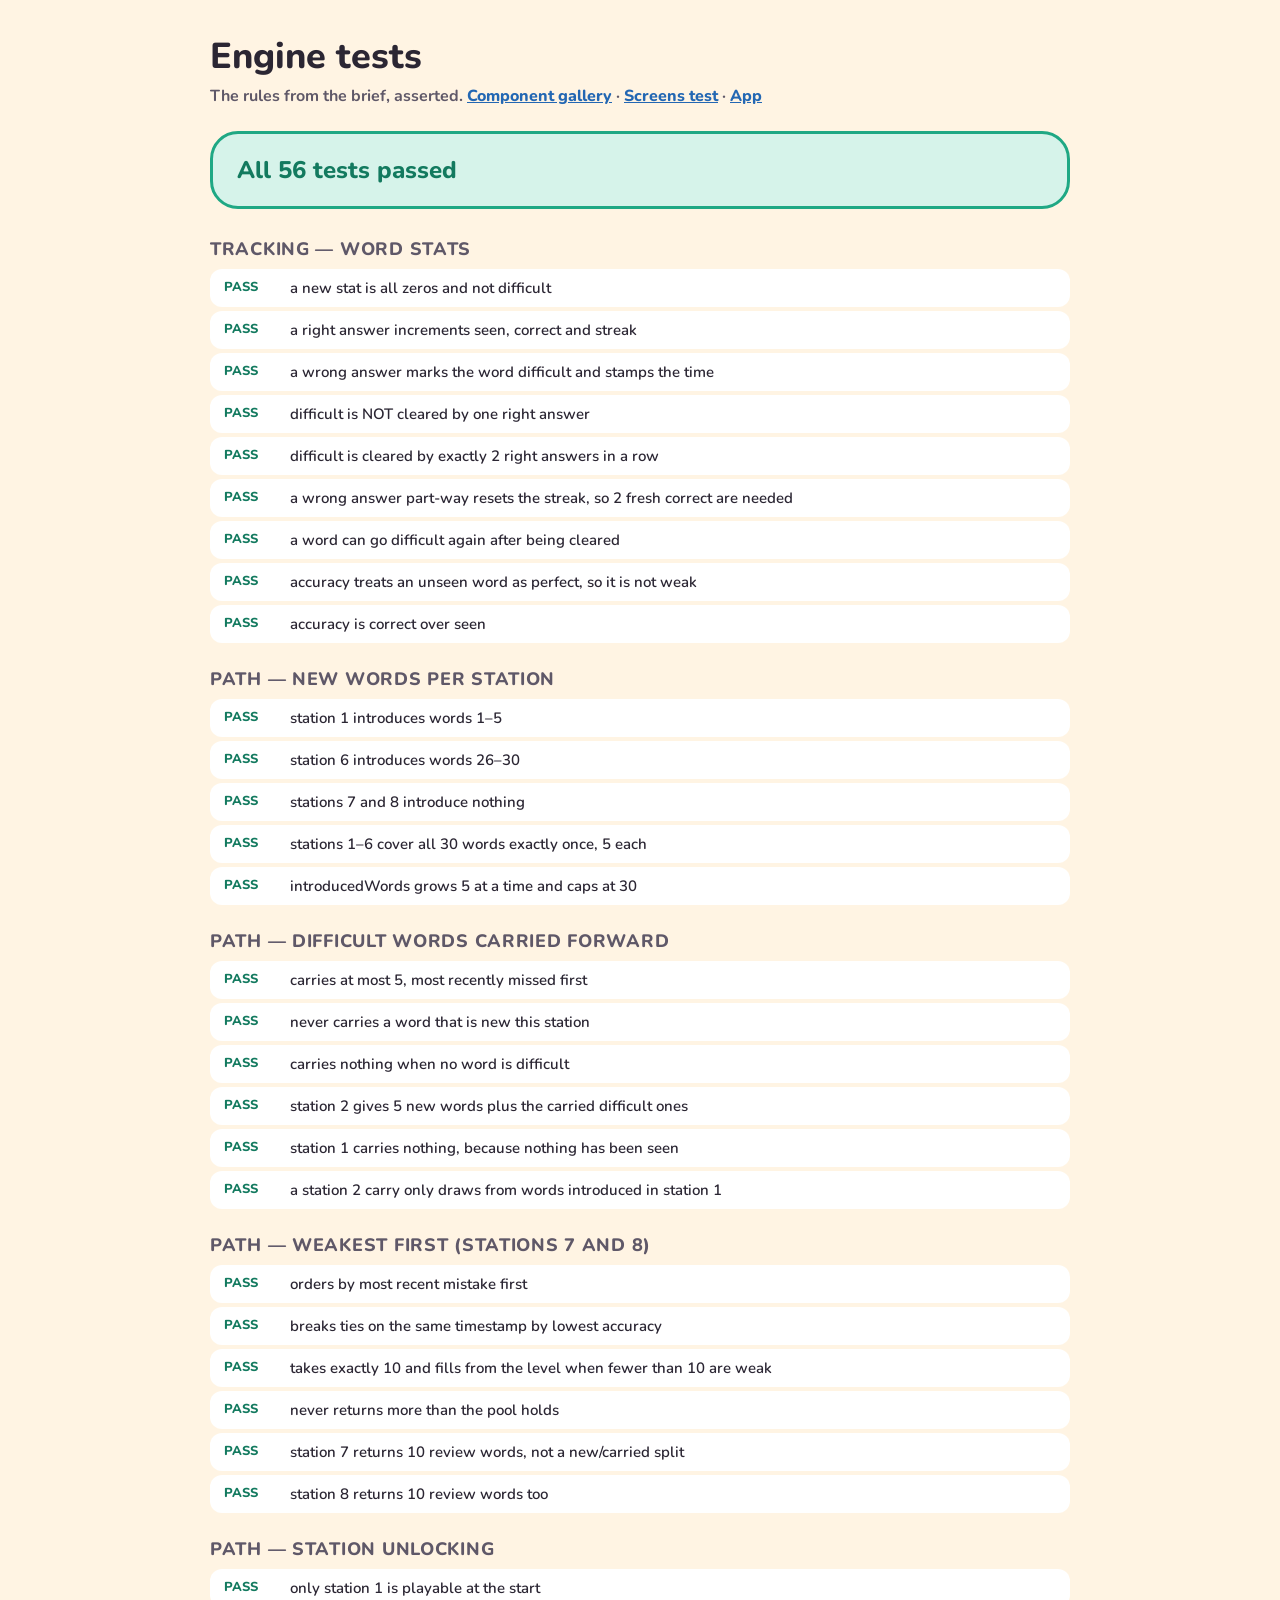
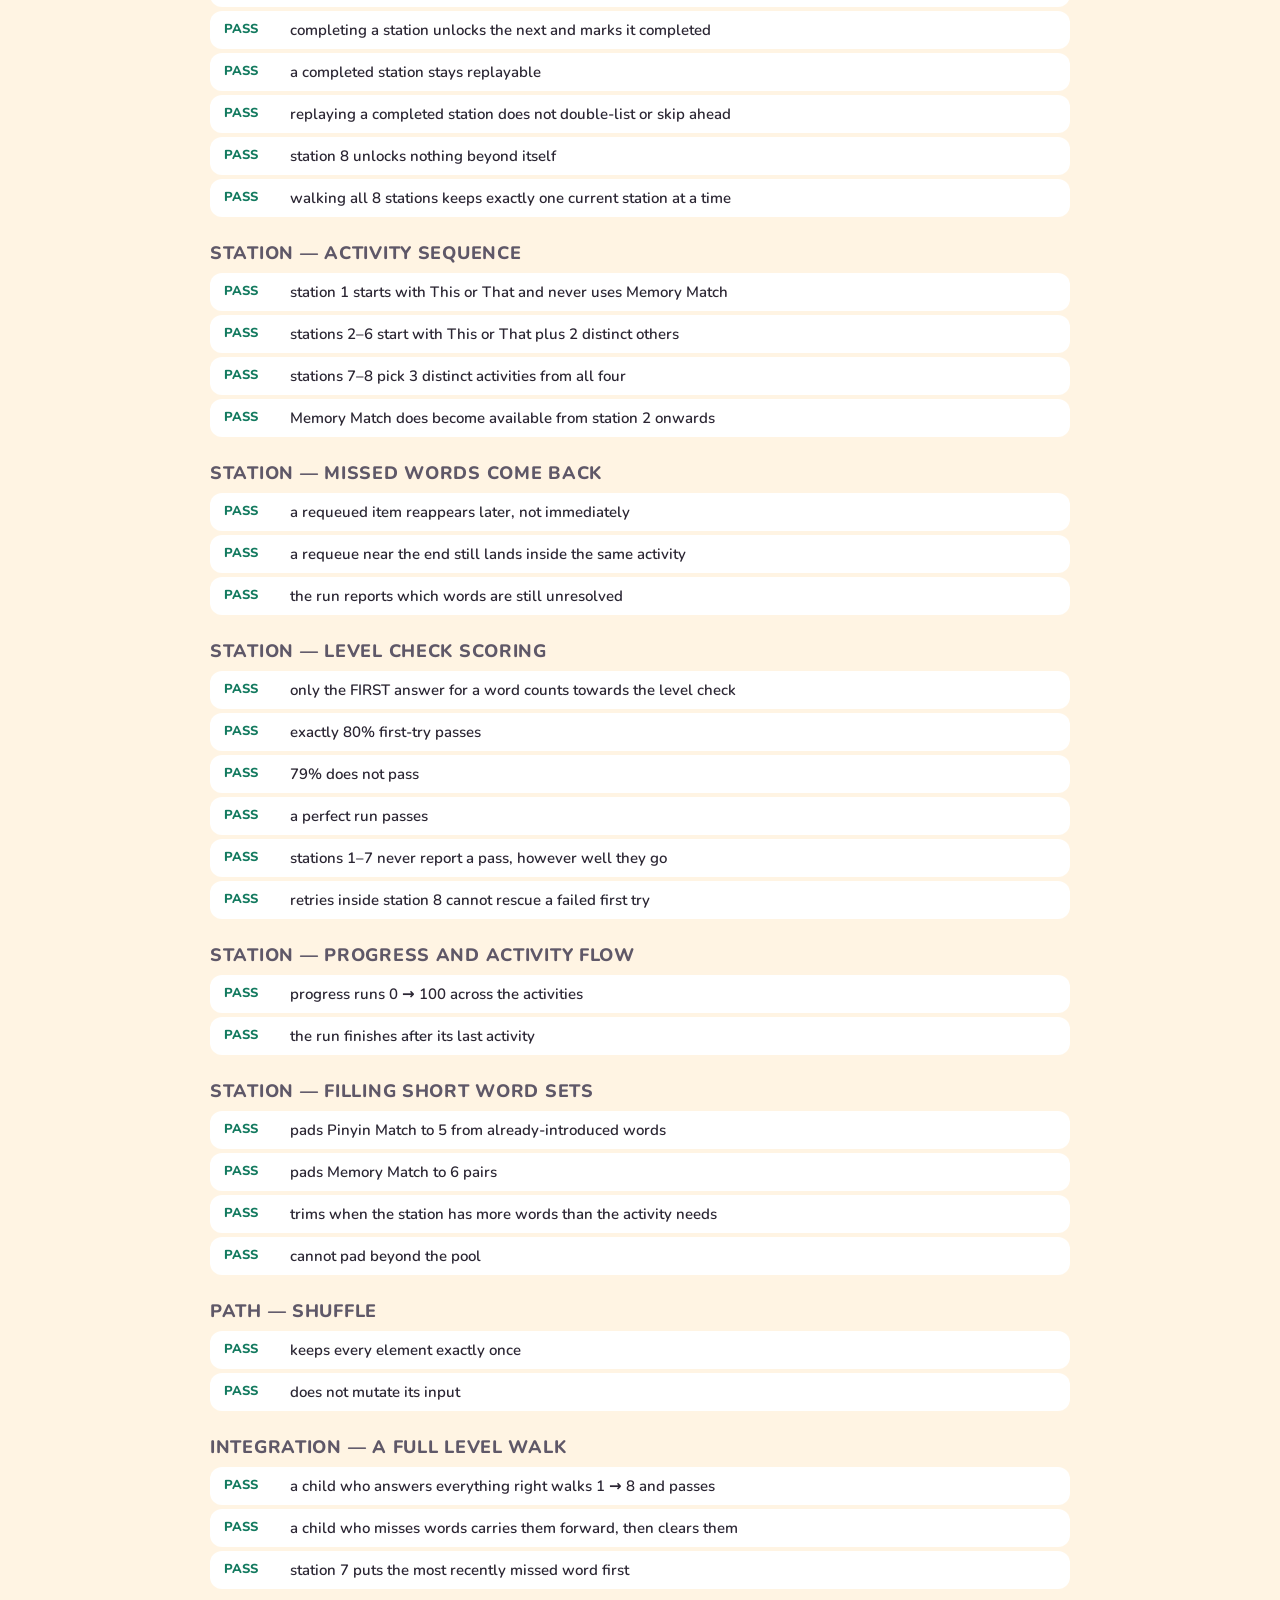
<file: tests.html>
<!DOCTYPE html>
<html lang="en">
<head>
<meta charset="utf-8">
<title>Little Hanzi — engine tests</title>
<meta name="viewport" content="width=device-width, initial-scale=1">
<link rel="preconnect" href="https://fonts.googleapis.com">
<link rel="preconnect" href="https://fonts.gstatic.com" crossorigin>
<link rel="stylesheet" href="https://fonts.googleapis.com/css2?family=Nunito:wght@600;700;800&display=swap">
<link rel="stylesheet" href="css/tokens.css">
<style>
  body {
    margin: 0; padding: 32px 24px 80px;
    background: var(--color-bg-app); color: var(--color-text-primary);
    font-family: var(--font-ui); font-weight: 600;
  }
  .wrap { max-width: 860px; margin: 0 auto; }
  h1 { font-size: 36px; font-weight: 800; margin: 0 0 4px; }
  .sub { color: var(--color-text-secondary); font-size: 16px; font-weight: 700; margin: 0 0 24px; }
  .summary { padding: 20px 24px; border-radius: var(--radius-lg); font-size: 24px; font-weight: 800; margin-bottom: 28px; }
  .summary.pass { background: var(--color-feedback-correct-soft); color: var(--color-feedback-correct-edge); border: 3px solid var(--color-feedback-correct); }
  .summary.fail { background: var(--color-feedback-try-again-soft); color: var(--color-text-primary); border: 3px solid var(--color-feedback-try-again); }
  h2 { font-size: 18px; font-weight: 800; margin: 24px 0 8px; color: var(--color-text-secondary); text-transform: uppercase; letter-spacing: .04em; }
  ul { list-style: none; margin: 0; padding: 0; }
  li { display: flex; gap: 12px; padding: 9px 14px; border-radius: 12px; background: var(--color-bg-surface); margin-bottom: 4px; font-size: 15px; align-items: flex-start; }
  li.fail { background: var(--color-feedback-try-again-soft); }
  .tick { font-weight: 800; flex: none; width: 54px; font-size: 13px; }
  li .tick { color: var(--color-feedback-correct-edge); }
  li.fail .tick { color: var(--color-feedback-try-again-edge); }
  .msg { display: block; color: var(--color-feedback-try-again-edge); font-size: 13px; margin-top: 4px; font-family: ui-monospace, monospace; }
  a { color: var(--color-action-audio-edge); font-weight: 800; }
</style>
</head>
<body>
<div class="wrap">
  <h1>Engine tests</h1>
  <p class="sub">The rules from the brief, asserted. <a href="components.html">Component gallery</a> · <a href="screens-test.html">Screens test</a> · <a href="index.html">App</a></p>
  <div id="out">Running…</div>
</div>
<script type="module">
import { getResults, summary } from './js/tests/engine-tests.js';

const out = document.getElementById('out');
const results = getResults();
const s = summary();
out.textContent = '';

const box = document.createElement('div');
box.className = `summary ${s.failed ? 'fail' : 'pass'}`;
box.textContent = s.failed
  ? `${s.failed} of ${s.total} failed`
  : `All ${s.total} tests passed`;
out.append(box);

let group = null, list = null;
for (const r of results) {
  if (r.group !== group) {
    group = r.group;
    const h = document.createElement('h2');
    h.textContent = group;
    out.append(h);
    list = document.createElement('ul');
    out.append(list);
  }
  const li = document.createElement('li');
  if (!r.ok) li.className = 'fail';
  const tick = document.createElement('span');
  tick.className = 'tick';
  tick.textContent = r.ok ? 'PASS' : 'FAIL';
  const body = document.createElement('span');
  body.textContent = r.name;
  if (!r.ok) {
    const m = document.createElement('span');
    m.className = 'msg';
    m.textContent = r.message;
    body.append(m);
  }
  li.append(tick, body);
  list.append(li);
}
</script>
</body>
</html>
</file>
<file: css/tokens.css>
/* Little Hanzi — design tokens
   Generated from Figma: Little Hanzi – Design System (2AUmUBlMM1m4eYiYEjNy7H)
   Names match the Figma variables' code syntax exactly.
   Primitives are used ONLY in this file. Components use semantic tokens. */

:root {
  /* ---------- Primitives ---------- */
  --cream-50:#FFFBF4;
  --cream-100:#FFF4E3;
  --cream-200:#F6E7D0;
  --cream-300:#EBD6B6;

  --ink-900:#2B2633;
  --ink-600:#5F5868;
  --ink-400:#9A92A3;
  --white:#FFFFFF;

  --persimmon-100:#FFE6D3;
  --persimmon-500:#FF7A3D;
  --persimmon-700:#D9561C;

  --jade-100:#D6F3EA;
  --jade-500:#1FA884;
  --jade-700:#137A5F;

  --sky-100:#DCEBFC;
  --sky-500:#3D8FE8;
  --sky-700:#2367B3;

  --sunshine-100:#FFF3C7;
  --sunshine-500:#FFC63A;
  --sunshine-700:#C98F00;

  --plum-100:#ECE3FC;
  --plum-500:#8A63E0;
  --plum-700:#6440B3;

  /* ---------- Semantic colour ---------- */
  --color-bg-app:var(--cream-100);
  --color-bg-surface:var(--white);
  --color-bg-sunken:var(--cream-200);
  --color-bg-soft:var(--cream-50);

  --color-text-primary:var(--ink-900);
  --color-text-secondary:var(--ink-600);
  --color-text-disabled:var(--ink-400);
  --color-text-on-accent:var(--white);

  --color-icon-default:var(--ink-900);
  --color-icon-on-accent:var(--white);

  --color-border-default:var(--cream-300);
  --color-border-selected:var(--sky-500);

  --color-action-primary:var(--persimmon-500);
  --color-action-primary-edge:var(--persimmon-700);
  --color-action-primary-soft:var(--persimmon-100);

  --color-action-audio:var(--sky-500);
  --color-action-audio-edge:var(--sky-700);
  --color-action-audio-soft:var(--sky-100);

  --color-feedback-correct:var(--jade-500);
  --color-feedback-correct-edge:var(--jade-700);
  --color-feedback-correct-soft:var(--jade-100);

  --color-feedback-try-again:var(--sunshine-500);
  --color-feedback-try-again-edge:var(--sunshine-700);
  --color-feedback-try-again-soft:var(--sunshine-100);

  --color-state-locked:var(--ink-400);
  --color-state-locked-soft:var(--cream-200);

  --color-activity-this-or-that:var(--sky-500);
  --color-activity-identification:var(--plum-500);
  --color-activity-identification-edge:var(--plum-700);
  --color-activity-identification-soft:var(--plum-100);
  --color-activity-pinyin-match:var(--jade-500);
  --color-activity-memory-match:var(--persimmon-500);

  /* ---------- Avatar colour ramps (named, for data-driven lookup) ---------- */
  --avatar-persimmon-soft:var(--persimmon-100);
  --avatar-persimmon-ink:var(--persimmon-700);
  --avatar-jade-soft:var(--jade-100);
  --avatar-jade-ink:var(--jade-700);
  --avatar-sky-soft:var(--sky-100);
  --avatar-sky-ink:var(--sky-700);
  --avatar-sunshine-soft:var(--sunshine-100);
  --avatar-sunshine-ink:var(--sunshine-700);
  --avatar-plum-soft:var(--plum-100);
  --avatar-plum-ink:var(--plum-700);

  /* ---------- Dimensions ---------- */
  --spacing-xs:4px;
  --spacing-sm:8px;
  --spacing-md:16px;
  --spacing-lg:24px;
  --spacing-xl:32px;
  --spacing-2xl:48px;

  --radius-sm:12px;
  --radius-md:20px;
  --radius-lg:28px;
  --radius-full:999px;

  --size-tap-min:64px;
  --size-tap-lg:88px;
  --size-edge:6px;

  /* ---------- Elevation ---------- */
  --elevation-soft:0 4px 12px rgba(43,38,51,.08);
  --elevation-raised:0 10px 28px rgba(43,38,51,.14);

  /* ---------- Fonts ---------- */
  --font-ui:"Nunito", system-ui, -apple-system, sans-serif;
  --font-hanzi:"Noto Sans SC", "PingFang SC", "Hiragino Sans GB", sans-serif;

  /* ---------- Type scale ----------
     Fluid between phone portrait (390px) and iPad landscape (1194px).
     Figma values are the upper bound; phone values keep tap targets >= 64px. */
  --type-char-xl: clamp(100px, 13.4vw, 160px);   /* Identification card   */
  --type-char-l:  clamp(64px,  8.0vw, 96px);     /* This or That cards    */
  --type-char-m:  clamp(40px,  4.7vw, 56px);     /* Pinyin / Memory Match */

  --type-title:   clamp(28px,  3.4vw, 40px);     /* Heading/Title   */
  --type-section: clamp(22px,  2.3vw, 28px);     /* Heading/Section */
  --type-button:  clamp(20px,  2.0vw, 24px);     /* Label/Button    */
  --type-pinyin-l:clamp(24px,  2.7vw, 32px);     /* Pinyin/L        */
  --type-pinyin-m:clamp(20px,  2.0vw, 24px);     /* Pinyin/M        */
  --type-body:    clamp(17px,  1.7vw, 20px);     /* Body/Default    */
  --type-small:   clamp(14px,  1.3vw, 16px);     /* Body/Small      */

  /* ---------- Motion ---------- */
  --motion-press: 90ms;
  --motion-flip: 320ms;
  --motion-banner: 260ms;
  --motion-shake: 300ms;
  --ease-out: cubic-bezier(.22,.61,.36,1);
}

@media (prefers-reduced-motion: reduce) {
  :root {
    --motion-press: 0ms;
    --motion-flip: 0ms;
    --motion-banner: 0ms;
    --motion-shake: 0ms;
  }
}
</file>
<file: css/base.css>
/* base.css — reset, fonts, screen shell, layout primitives. */

*, *::before, *::after { box-sizing: border-box; }

html, body {
  margin: 0;
  padding: 0;
  height: 100%;
  overscroll-behavior: none;
}

html {
  /* iOS: stop Safari enlarging text in landscape */
  -webkit-text-size-adjust: 100%;
}

body {
  background: var(--color-bg-app);
  color: var(--color-text-primary);
  font-family: var(--font-ui);
  font-weight: 600;
  font-size: var(--type-body);
  line-height: 1.4;
  -webkit-font-smoothing: antialiased;
  /* Touch-first: no text selection, no tap highlight, no double-tap zoom */
  -webkit-user-select: none;
  user-select: none;
  -webkit-tap-highlight-color: transparent;
  touch-action: manipulation;
}

button, input, select { font: inherit; color: inherit; }
button { background: none; border: 0; padding: 0; cursor: pointer; }
svg { display: block; }

/* Anything focusable gets a clear ring — but only for keyboard users. */
:focus-visible {
  outline: 4px solid var(--color-border-selected);
  outline-offset: 3px;
}

/* ---------------- app shell ---------------- */

#app {
  height: 100%;
  height: 100dvh;
  display: flex;
  flex-direction: column;
  overflow: hidden;
}

.screen {
  flex: 1;
  min-height: 0;
  display: flex;
  flex-direction: column;
  align-items: center;
  gap: var(--spacing-lg);
  padding: 40px var(--spacing-2xl);
  overflow: hidden;
}

/* Screens whose content can exceed the viewport (path, profile grid). */
.screen--scroll { overflow-y: auto; overscroll-behavior: contain; }

.screen__header {
  width: 100%;
  min-height: var(--size-tap-min);
  display: flex;
  align-items: center;
  justify-content: space-between;
  gap: var(--spacing-md);
  flex: none;
}

/* Equal flexible sides keep whatever sits between them (the title, the
   progress bar) centred on the screen, whatever the sides contain. */
.screen__header-side {
  display: flex;
  align-items: center;
  gap: var(--spacing-md);
  flex: 1 1 0;
  min-width: var(--size-tap-min);
}
.screen__header-side--end { justify-content: flex-end; }

.screen__body {
  flex: 1;
  min-height: 0;
  width: 100%;
  display: flex;
  flex-direction: column;
  align-items: center;
  /* "safe" keeps tall content from overflowing past the top of the scroll
     container, where it can never be scrolled back into view. */
  justify-content: center;
  justify-content: safe center;
  gap: var(--spacing-xl);
}

/* ---------------- type ---------------- */

.t-title    { font-size: var(--type-title);   font-weight: 800; line-height: 1.2; margin: 0; }
.t-section  { font-size: var(--type-section); font-weight: 800; line-height: 1.28; margin: 0; }
.t-body     { font-size: var(--type-body);    font-weight: 600; line-height: 1.4; margin: 0; }
.t-small    { font-size: var(--type-small);   font-weight: 700; line-height: 1.38; margin: 0; }
.t-muted    { color: var(--color-text-secondary); }
.t-center   { text-align: center; }

.hanzi {
  font-family: var(--font-hanzi);
  font-weight: 500;
  line-height: 1.16;
}

/* Screen-reader-only text: every icon-only control needs one. */
.sr-only {
  position: absolute;
  width: 1px; height: 1px;
  padding: 0; margin: -1px;
  overflow: hidden;
  clip-path: inset(50%);
  white-space: nowrap;
  border: 0;
}

/* ---------------- layout helpers ---------------- */

.stack   { display: flex; flex-direction: column; align-items: center; gap: var(--spacing-md); }
.row     { display: flex; align-items: center; gap: var(--spacing-md); }
.row--wrap { flex-wrap: wrap; justify-content: center; }
.spacer  { flex: 1; }

/* ---------------- phone portrait ---------------- */

@media (max-width: 560px) {
  .screen { padding: var(--spacing-md) var(--spacing-md); gap: var(--spacing-md); }
  .screen__body { gap: var(--spacing-lg); }
}

/* Short landscape phones: claw back vertical space. */
@media (max-height: 460px) {
  .screen { padding: var(--spacing-sm) var(--spacing-md); gap: var(--spacing-sm); }
  .screen__body { gap: var(--spacing-md); }
}
</file>
<file: css/components.css>
/* components.css — one block per Figma component (Design System → Components).
   Sizes come from the Figma variants; phone sizes are set via the --c-* vars
   at the bottom of each block so the markup never changes. */

/* ============================================================
   Chunky edge — every interactive element in this app has one.
   6px bottom border in the darker "edge" colour; pressing sinks it.
   ============================================================ */

.edge {
  border-style: solid;
  border-width: 0 0 var(--size-edge) 0;
  transition: transform var(--motion-press) var(--ease-out),
              border-bottom-width var(--motion-press) var(--ease-out);
}

.edge:active:not(:disabled):not([aria-disabled="true"]) {
  transform: translateY(4px);
  border-bottom-width: 2px;
}

/* ============================================================
   Icon
   ============================================================ */

.icon { display: inline-flex; flex: none; color: currentColor; }
.icon > svg { width: 100%; height: 100%; }

/* ============================================================
   Button — 88px tall, icon + short label. Icon carries the meaning.
   ============================================================ */

.btn {
  --btn-bg: var(--color-action-primary);
  --btn-edge: var(--color-action-primary-edge);
  --btn-text: var(--color-text-on-accent);

  display: inline-flex;
  align-items: center;
  justify-content: center;
  gap: var(--spacing-sm);
  height: var(--size-tap-lg);
  min-width: 160px;
  padding: var(--spacing-md) var(--spacing-xl);
  border-radius: var(--radius-lg);
  background: var(--btn-bg);
  border-color: var(--btn-edge);
  color: var(--btn-text);
  font-size: var(--type-button);
  font-weight: 800;
  line-height: 1.17;
  white-space: nowrap;
}

.btn .icon { width: 32px; height: 32px; }

.btn--primary   { --btn-bg: var(--color-action-primary);      --btn-edge: var(--color-action-primary-edge); }
.btn--audio     { --btn-bg: var(--color-action-audio);        --btn-edge: var(--color-action-audio-edge); }
.btn--correct   { --btn-bg: var(--color-feedback-correct);    --btn-edge: var(--color-feedback-correct-edge); }
.btn--try-again { --btn-bg: var(--color-feedback-try-again);  --btn-edge: var(--color-feedback-try-again-edge);
                  --btn-text: var(--color-text-primary); }

.btn--secondary {
  --btn-bg: var(--color-bg-surface);
  --btn-edge: var(--color-border-default);
  --btn-text: var(--color-text-primary);
  border-width: 3px 3px var(--size-edge) 3px;
}

.btn:disabled, .btn[aria-disabled="true"] {
  --btn-bg: var(--color-state-locked-soft);
  --btn-edge: var(--color-border-default);
  --btn-text: var(--color-text-disabled);
  border-width: 3px 3px var(--size-edge) 3px;
  cursor: default;
}

/* ============================================================
   Round Button — icon only. L = the big replay speaker. M = back/home.
   ============================================================ */

.round-btn {
  --rb-bg: var(--color-action-audio);
  --rb-edge: var(--color-action-audio-edge);
  --rb-fg: var(--color-icon-on-accent);
  --rb-size: var(--size-tap-min);
  --rb-icon: 32px;

  display: inline-flex;
  align-items: center;
  justify-content: center;
  width: var(--rb-size);
  height: var(--rb-size);
  border-radius: var(--radius-full);
  background: var(--rb-bg);
  border-color: var(--rb-edge);
  color: var(--rb-fg);
  flex: none;
}

.round-btn .icon { width: var(--rb-icon); height: var(--rb-icon); }

.round-btn--l { --rb-size: 112px; --rb-icon: 56px; }
.round-btn--m { --rb-size: var(--size-tap-min); --rb-icon: 32px; }

.round-btn--audio     { --rb-bg: var(--color-action-audio);   --rb-edge: var(--color-action-audio-edge); }
.round-btn--primary   { --rb-bg: var(--color-action-primary); --rb-edge: var(--color-action-primary-edge); }
.round-btn--secondary {
  --rb-bg: var(--color-bg-surface);
  --rb-edge: var(--color-border-default);
  --rb-fg: var(--color-icon-default);
  border-width: 3px 3px var(--size-edge) 3px;
}

/* ============================================================
   Character Card — one Chinese word. Try again is warm yellow, never red.
   ============================================================ */

.char-card {
  --cc-w: 240px;
  --cc-h: 260px;
  --cc-radius: var(--radius-lg);
  --cc-type: var(--type-char-l);

  display: flex;
  flex-direction: column;
  align-items: center;
  justify-content: center;
  width: var(--cc-w);
  height: var(--cc-h);
  border-radius: var(--cc-radius);
  background: var(--color-bg-surface);
  border-color: var(--color-border-default);
  border-width: 3px 3px var(--size-edge) 3px;
  color: var(--color-text-primary);
  font-family: var(--font-hanzi);
  font-weight: 500;
  font-size: var(--cc-type);
  line-height: 1.16;
}

.char-card--m {
  --cc-w: 144px;
  --cc-h: 160px;
  --cc-radius: var(--radius-md);
  --cc-type: var(--type-char-m);
}

.char-card--xl { --cc-w: 380px; --cc-h: 400px; --cc-type: var(--type-char-xl); }

.char-card.is-selected {
  background: var(--color-action-audio-soft);
  border-color: var(--color-border-selected);
  border-width: 4px 4px var(--size-edge) 4px;
}
.char-card.is-correct {
  background: var(--color-feedback-correct-soft);
  border-color: var(--color-feedback-correct);
  border-width: 4px 4px var(--size-edge) 4px;
}
.char-card.is-try-again {
  background: var(--color-feedback-try-again-soft);
  border-color: var(--color-feedback-try-again);
  border-width: 4px 4px var(--size-edge) 4px;
}
.char-card.is-face-down {
  background: var(--color-action-primary);
  border-color: var(--color-action-primary-edge);
  border-width: 4px 4px var(--size-edge) 4px;
  color: var(--color-text-on-accent);
  font-family: var(--font-ui);
  font-weight: 800;
  font-size: 40px;
}
.char-card.is-dimmed { opacity: .45; }

/* ============================================================
   Pinyin Chip — tone marks must stay legible.
   ============================================================ */

.pinyin-chip {
  display: inline-flex;
  align-items: center;
  justify-content: center;
  min-width: 176px;
  height: 76px;
  padding: 0 var(--spacing-md);
  border-radius: var(--radius-full);
  background: var(--color-bg-surface);
  border-color: var(--color-border-default);
  border-width: 3px 3px var(--size-edge) 3px;
  color: var(--color-text-primary);
  font-size: var(--type-pinyin-m);
  font-weight: 700;
  line-height: 1.33;
  white-space: nowrap;
}

.pinyin-chip.is-selected {
  background: var(--color-action-audio-soft);
  border-color: var(--color-border-selected);
  border-width: 4px 4px var(--size-edge) 4px;
  color: var(--color-action-audio-edge);
}
.pinyin-chip.is-matched {
  background: var(--color-feedback-correct-soft);
  border-color: var(--color-feedback-correct);
  border-width: 4px 4px var(--size-edge) 4px;
  color: var(--color-feedback-correct-edge);
}
.pinyin-chip.is-try-again {
  background: var(--color-feedback-try-again-soft);
  border-color: var(--color-feedback-try-again);
  border-width: 4px 4px var(--size-edge) 4px;
  animation: shake var(--motion-shake) var(--ease-out);
}

@keyframes shake {
  0%, 100% { transform: translateX(0); }
  20% { transform: translateX(-8px); }
  40% { transform: translateX(8px); }
  60% { transform: translateX(-5px); }
  80% { transform: translateX(5px); }
}

/* ============================================================
   Speaker Card — Memory Match audio card, pairs with Character Card M.
   ============================================================ */

.speaker-card {
  display: flex;
  align-items: center;
  justify-content: center;
  width: var(--cc-w, 144px);
  height: var(--cc-h, 160px);
  border-radius: var(--radius-md);
  background: var(--color-action-primary);
  border-color: var(--color-action-primary-edge);
  border-width: 4px 4px var(--size-edge) 4px;
  color: var(--color-text-on-accent);
  font-family: var(--font-ui);
  font-weight: 800;
  font-size: 40px;
}

.speaker-card .icon { width: 64px; height: 64px; display: none; }

.speaker-card.is-face-up,
.speaker-card.is-matched { font-size: 0; }
.speaker-card.is-face-up .icon,
.speaker-card.is-matched .icon { display: inline-flex; }

.speaker-card.is-face-up {
  background: var(--color-action-audio-soft);
  border-color: var(--color-action-audio);
  color: var(--color-action-audio);
}
.speaker-card.is-matched {
  background: var(--color-feedback-correct-soft);
  border-color: var(--color-feedback-correct);
  color: var(--color-feedback-correct);
}

/* ============================================================
   Avatar — animal art on a soft colour circle, white ring.
   ============================================================ */

.avatar {
  --av-size: 120px;
  display: inline-flex;
  align-items: center;
  justify-content: center;
  width: var(--av-size);
  height: var(--av-size);
  border-radius: var(--radius-full);
  background: var(--avatar-persimmon-soft);
  border: 4px solid var(--color-bg-surface);
  box-shadow: var(--elevation-soft);
  flex: none;
  overflow: hidden;
}

.avatar img, .avatar svg { width: 72%; height: 72%; }

.avatar--l { --av-size: 120px; }
.avatar--m { --av-size: 80px; }
.avatar--s { --av-size: 56px; }
.avatar--xl { --av-size: 204px; }

.avatar[data-color="persimmon"] { background: var(--avatar-persimmon-soft); }
.avatar[data-color="jade"]      { background: var(--avatar-jade-soft); }
.avatar[data-color="sky"]       { background: var(--avatar-sky-soft); }
.avatar[data-color="sunshine"]  { background: var(--avatar-sunshine-soft); }
.avatar[data-color="plum"]      { background: var(--avatar-plum-soft); }

/* Colour swatch used when picking an avatar colour. */
.swatch {
  width: 44px; height: 44px;
  border-radius: var(--radius-full);
  border: 4px solid transparent;
  flex: none;
}
.swatch[data-color="persimmon"] { background: var(--persimmon-500); }
.swatch[data-color="jade"]      { background: var(--jade-500); }
.swatch[data-color="sky"]       { background: var(--sky-500); }
.swatch[data-color="sunshine"]  { background: var(--sunshine-500); }
.swatch[data-color="plum"]      { background: var(--plum-500); }
.swatch.is-selected { border-color: var(--color-text-primary); }

/* ============================================================
   Profile Card
   ============================================================ */

.profile-card {
  display: flex;
  flex-direction: column;
  align-items: center;
  justify-content: center;
  gap: var(--spacing-md);
  width: 240px;
  height: 300px;
  padding: var(--spacing-lg);
  border-radius: var(--radius-lg);
  background: var(--color-bg-surface);
  border-color: var(--color-border-default);
  border-width: 3px 3px var(--size-edge) 3px;
}

.profile-card__name {
  font-size: var(--type-section);
  font-weight: 800;
  line-height: 1.28;
  max-width: 100%;
  overflow: hidden;
  text-overflow: ellipsis;
  white-space: nowrap;
}

.profile-card--add {
  background: var(--color-bg-soft);
  border: 4px dashed var(--color-border-default);
  color: var(--color-text-secondary);
}

.profile-card--add .plus-ring {
  display: inline-flex;
  align-items: center;
  justify-content: center;
  width: 120px; height: 120px;
  border-radius: var(--radius-full);
  background: var(--color-bg-sunken);
  color: var(--color-text-secondary);
}
.profile-card--add .plus-ring .icon { width: 48px; height: 48px; }

/* Age chip: "6 岁" */
.age-chip {
  display: inline-flex;
  align-items: center;
  gap: var(--spacing-xs);
  padding: var(--spacing-xs) var(--spacing-md);
  border-radius: var(--radius-full);
  background: var(--color-bg-sunken);
  color: var(--color-text-secondary);
  white-space: nowrap;
}
.age-chip__n { font-size: 20px; font-weight: 600; line-height: 1.4; }
.age-chip__sui { font-family: var(--font-hanzi); font-weight: 500; font-size: 18px; }

/* ============================================================
   Station Node — stops on the 8-station path.
   ============================================================ */

.station {
  --st-size: 104px;
  display: inline-flex;
  align-items: center;
  justify-content: center;
  width: var(--st-size);
  height: var(--st-size);
  border-radius: var(--radius-full);
  background: var(--color-state-locked-soft);
  border-color: var(--color-border-default);
  border-width: 3px 3px var(--size-edge) 3px;
  color: var(--color-state-locked);
  font-size: var(--type-title);
  font-weight: 800;
  line-height: 1.2;
  flex: none;
}

.station .icon { width: 40px; height: 40px; }

.station.is-current {
  background: var(--color-action-primary);
  border-color: var(--color-action-primary-edge);
  border-width: 0 0 var(--size-edge) 0;
  color: var(--color-text-on-accent);
  box-shadow: var(--elevation-raised);
}

.station.is-completed {
  background: var(--color-feedback-correct);
  border-color: var(--color-feedback-correct-edge);
  border-width: 0 0 var(--size-edge) 0;
  color: var(--color-icon-on-accent);
}
.station.is-completed .icon { width: 48px; height: 48px; }

/* Station 8 is the level check: plum when it is the current stop. */
.station--check.is-current {
  background: var(--color-activity-identification);
  border-color: var(--color-activity-identification-edge);
}

.station.is-locked { cursor: default; }

/* "Go" bubble above the current station */
.go-bubble {
  display: inline-flex;
  align-items: center;
  gap: 6px;
  padding: 10px 20px;
  border-radius: var(--radius-full);
  background: var(--color-bg-surface);
  border: 3px solid var(--color-action-primary);
  border-bottom-width: 5px;
  color: var(--color-action-primary-edge);
  font-size: var(--type-button);
  font-weight: 800;
  line-height: 1.17;
  white-space: nowrap;
  animation: bob 1.6s ease-in-out infinite;
}
.go-bubble .icon { width: 28px; height: 28px; }

@keyframes bob {
  0%, 100% { transform: translateY(0); }
  50% { transform: translateY(-6px); }
}
@media (prefers-reduced-motion: reduce) {
  .go-bubble, .path__stop .go-bubble { animation: none; }
}

/* ============================================================
   Progress Bar — no numbers, just the fill.
   ============================================================ */

.progress {
  flex: 0 1 480px;
  min-width: 0;
  height: 24px;
  padding: 4px;
  border-radius: var(--radius-full);
  background: var(--color-bg-sunken);
}

.progress__fill {
  height: 16px;
  width: 0;
  border-radius: var(--radius-full);
  background: var(--color-feedback-correct);
  transition: width 320ms var(--ease-out);
}

/* ============================================================
   Activity Badge
   ============================================================ */

.activity-badge {
  display: inline-flex;
  align-items: center;
  padding: var(--spacing-sm) var(--spacing-md);
  border-radius: var(--radius-full);
  background: var(--color-activity-this-or-that);
  color: var(--color-text-on-accent);
  font-size: var(--type-small);
  font-weight: 700;
  line-height: 1.38;
  white-space: nowrap;
}

.activity-badge[data-activity="this-or-that"]   { background: var(--color-activity-this-or-that); }
.activity-badge[data-activity="identification"] { background: var(--color-activity-identification); }
.activity-badge[data-activity="pinyin-match"]   { background: var(--color-activity-pinyin-match); }
.activity-badge[data-activity="memory-match"]   { background: var(--color-activity-memory-match); }

/* ============================================================
   Feedback Banner — slides up from the bottom. Never red.
   ============================================================ */

.banner {
  display: flex;
  align-items: center;
  gap: var(--spacing-md);
  width: 560px;
  max-width: calc(100% - var(--spacing-xl));
  padding: var(--spacing-md) var(--spacing-lg);
  border-radius: var(--radius-lg);
  background: var(--color-feedback-correct-soft);
  border-style: solid;
  border-color: var(--color-feedback-correct);
  border-width: 3px 3px var(--size-edge) 3px;
  color: var(--color-feedback-correct-edge);
  box-shadow: var(--elevation-raised);
  animation: banner-up var(--motion-banner) var(--ease-out);
}

.banner__icon {
  display: inline-flex;
  align-items: center;
  justify-content: center;
  width: 72px; height: 72px;
  border-radius: var(--radius-full);
  background: var(--color-feedback-correct);
  color: var(--color-icon-on-accent);
  flex: none;
}
.banner__icon .icon { width: 40px; height: 40px; }

.banner__text { font-size: var(--type-section); font-weight: 800; line-height: 1.28; }

.banner--try-again {
  background: var(--color-feedback-try-again-soft);
  border-color: var(--color-feedback-try-again);
  color: var(--color-text-primary);
}
.banner--try-again .banner__icon {
  background: var(--color-feedback-try-again);
  color: var(--color-text-primary);
}

@keyframes banner-up {
  from { transform: translateY(24px); opacity: 0; }
  to   { transform: translateY(0); opacity: 1; }
}

/* ============================================================
   Grown-up Note — Identification, first use only.
   ============================================================ */

.grown-up-note {
  display: inline-flex;
  align-items: center;
  gap: var(--spacing-sm);
  min-height: var(--size-tap-min);
  padding: var(--spacing-sm) var(--spacing-lg);
  border-radius: var(--radius-full);
  background: var(--color-activity-identification-soft);
  color: var(--color-activity-identification-edge);
  font-size: var(--type-small);
  font-weight: 700;
}
.grown-up-note .icon { width: 28px; height: 28px; }

/* ============================================================
   Phone portrait — the Figma design is iPad-only, so these sizes
   are set here, not read from the file.
   ============================================================ */

@media (max-width: 560px) {
  .btn { min-width: 0; padding: var(--spacing-md) var(--spacing-lg); }
  .btn .icon { width: 28px; height: 28px; }

  .round-btn--l { --rb-size: 88px; --rb-icon: 44px; }

  .char-card  { --cc-w: 156px; --cc-h: 176px; --cc-radius: var(--radius-md); }
  .char-card--m  { --cc-w: 100px; --cc-h: 112px; }
  .char-card--xl { --cc-w: min(288px, 80vw); --cc-h: 320px; }
  .char-card.is-face-down { font-size: 32px; }

  .speaker-card { --cc-w: 100px; --cc-h: 112px; font-size: 32px; }
  .speaker-card .icon { width: 44px; height: 44px; }

  .pinyin-chip { min-width: 128px; height: var(--size-tap-min); }

  .profile-card { width: 156px; height: 212px; gap: var(--spacing-sm); padding: var(--spacing-md); }
  .profile-card .avatar--l { --av-size: 84px; }
  .profile-card--add .plus-ring { width: 84px; height: 84px; }
  .profile-card--add .plus-ring .icon { width: 36px; height: 36px; }

  .station { --st-size: 76px; }
  .station .icon { width: 30px; height: 30px; }
  .station.is-completed .icon { width: 34px; height: 34px; }

  .banner { width: 100%; padding: var(--spacing-sm) var(--spacing-md); gap: var(--spacing-sm); }
  .banner__icon { width: 52px; height: 52px; }
  .banner__icon .icon { width: 28px; height: 28px; }

  .progress { height: 20px; flex: 1 1 auto; }
  .progress__fill { height: 12px; }
  /* A 390px header has to fit home + bar + badge without them colliding. */
  .screen__header { gap: var(--spacing-sm); }
  .screen__header-side { min-width: 0; flex: 0 0 auto; }
  .activity-badge { font-size: 12px; padding: 6px 10px; }

  .avatar--xl { --av-size: 132px; }
}

/* ============================================================
   Screen parts — pieces that live on one screen rather than in
   the Components page. Sizes read from the wireframes.
   ============================================================ */

/* Wordmark (01 Welcome) */
.wordmark {
  font-family: var(--font-hanzi);
  font-weight: 700;
  font-size: clamp(84px, 11.7vw, 140px);
  line-height: 1.1;
  color: var(--color-action-primary);
  margin: 0;
}

/* Text input (03 New player) — 576×88, radius 20 */
.input {
  width: 576px;
  max-width: 100%;
  height: var(--size-tap-lg);
  padding: 0 var(--spacing-lg);
  border-radius: var(--radius-md);
  background: var(--color-bg-surface);
  border: 3px solid var(--color-border-default);
  color: var(--color-text-primary);
  font-size: var(--type-section);
  font-weight: 800;
  -webkit-user-select: text;
  user-select: text;
}
.input::placeholder { color: var(--color-text-disabled); font-weight: 700; }
.input:focus { outline: none; border-color: var(--color-border-selected); }

.field-label {
  font-size: var(--type-body);
  font-weight: 600;
  color: var(--color-text-secondary);
}

.form {
  display: flex;
  flex-direction: column;
  align-items: flex-start;
  gap: 14px;
  width: 100%;
  max-width: 590px;
}

/* Age button — 72px circle */
.age-btn {
  width: 72px;
  height: 72px;
  border-radius: var(--radius-full);
  background: var(--color-bg-surface);
  border: 3px solid var(--color-border-default);
  color: var(--color-text-primary);
  font-size: var(--type-button);
  font-weight: 800;
  flex: none;
}
.age-btn.is-selected {
  background: var(--color-action-audio-soft);
  border: 4px solid var(--color-border-selected);
  color: var(--color-action-audio-edge);
}

/* Avatar / colour picker rows */
.picker-row { display: flex; align-items: center; gap: 12px; flex-wrap: wrap; }
.picker-row--friends { gap: var(--spacing-md); }
.picker-group { display: flex; align-items: center; gap: var(--spacing-md); flex-wrap: wrap; }
.picker-divider { width: 2px; height: 48px; background: var(--color-border-default); flex: none; }

.avatar-pick { padding: 0; border-radius: var(--radius-full); flex: none; line-height: 0; }
.avatar-pick .avatar { border-color: var(--color-bg-surface); }
.avatar-pick.is-selected .avatar { border: 5px solid var(--color-border-selected); }

/* New player preview column */
.preview {
  display: flex;
  flex-direction: column;
  align-items: center;
  gap: var(--spacing-md);
  flex: none;
}
.preview__name {
  font-size: var(--type-title);
  font-weight: 800;
  min-height: 1.2em;
  max-width: 220px;
  overflow: hidden;
  text-overflow: ellipsis;
  white-space: nowrap;
}

.new-player-body {
  display: flex;
  align-items: center;
  justify-content: center;
  gap: var(--spacing-2xl);
  width: 100%;
  flex-wrap: wrap;
}

/* ============================================================
   Level card (04 Pick a level) — 180×150, radius 28
   ============================================================ */

.levels-grid {
  display: flex;
  flex-wrap: wrap;
  justify-content: center;
  gap: var(--spacing-lg);
  max-width: 996px;
}

.level-card {
  display: flex;
  flex-direction: column;
  align-items: center;
  justify-content: center;
  gap: 6px;
  width: 180px;
  height: 150px;
  border-radius: var(--radius-lg);
  background: var(--color-state-locked-soft);
  border: 3px solid var(--color-border-default);
  border-bottom-width: var(--size-edge);
  color: var(--color-text-disabled);
  font-size: var(--type-section);
  font-weight: 800;
  flex: none;
}
.level-card .icon { width: 32px; height: 32px; }

.level-card.is-available {
  background: var(--color-bg-surface);
  border: 4px solid var(--color-border-default);
  border-bottom-width: var(--size-edge);
  color: var(--color-text-primary);
}
.level-card.is-selected {
  border-color: var(--color-action-primary);
  border-bottom-width: 8px;
  color: var(--color-action-primary-edge);
}
.level-card__id { font-size: var(--type-title); font-weight: 800; line-height: 1.2; }
.level-card__count {
  display: inline-flex;
  align-items: center;
  gap: var(--spacing-xs);
  color: var(--color-text-secondary);
}
.level-card__count-n { font-size: 20px; font-weight: 600; }
.level-card__count-zi { font-family: var(--font-hanzi); font-weight: 500; font-size: 18px; }

/* ============================================================
   Level path (05) — stations placed on a drawn trail.
   Landscape zig-zags across; phone zig-zags down.
   ============================================================ */

.player {
  display: flex;
  align-items: center;
  gap: var(--spacing-md);
  min-width: 0;
}
.player__name {
  font-size: var(--type-section);
  font-weight: 800;
  max-width: 7ch;
  overflow: hidden;
  text-overflow: ellipsis;
  white-space: nowrap;
}
.level-chip {
  display: inline-flex;
  align-items: center;
  padding: 6px var(--spacing-md);
  border-radius: var(--radius-full);
  background: var(--color-bg-sunken);
  color: var(--color-text-secondary);
  font-size: var(--type-button);
  font-weight: 800;
  white-space: nowrap;
}

.path {
  position: relative;
  width: 100%;
  flex: 1;
  min-height: 420px;
}

/* Portrait tablets run the trail vertically, so the level label would sit
   on top of the first station. */
@media (orientation: portrait) and (max-width: 1024px) {
  .path__label { display: none; }
}

.path__trail {
  position: absolute;
  inset: 0;
  width: 100%;
  height: 100%;
  pointer-events: none;
}
.path__trail path {
  fill: none;
  stroke: var(--color-bg-sunken);
  stroke-width: 18px;
  stroke-linecap: round;
  stroke-linejoin: round;
}

.path__stop {
  position: absolute;
  transform: translate(-50%, -50%);
  line-height: 0;
}
/* Absolute so it never shifts the station node off the trail. The bob
   keyframes must carry the -50% themselves, or they overwrite the centring. */
.path__stop .go-bubble {
  position: absolute;
  left: 50%;
  bottom: calc(100% + var(--spacing-sm));
  transform: translate(-50%, 0);
  animation-name: bob-centred;
}

@keyframes bob-centred {
  0%, 100% { transform: translate(-50%, 0); }
  50% { transform: translate(-50%, -6px); }
}

.path__label {
  position: absolute;
  top: 0;
  left: 0;
  font-size: var(--type-section);
  font-weight: 800;
  color: var(--color-text-secondary);
}

@media (max-width: 560px) {
  .input { height: var(--size-tap-min); font-size: var(--type-body); }
  .age-btn { width: var(--size-tap-min); height: var(--size-tap-min); }
  .picker-row { gap: var(--spacing-sm); }
  .picker-divider { display: none; }
  /* Keep the animals and the colours on separate rows so a swatch never
     reads as a fourth animal. */
  .picker-row--friends { flex-direction: column; align-items: flex-start; gap: var(--spacing-md); }
  .picker-group { gap: var(--spacing-sm); }
  /* Smaller Go bubble so it clears the neighbouring station in the lanes. */
  .path__stop .go-bubble { padding: 6px 14px; font-size: 18px; gap: 4px; }
  .path__stop .go-bubble .icon { width: 22px; height: 22px; }
  .new-player-body { gap: var(--spacing-md); }
  .preview__name { font-size: var(--type-section); }
  .level-card { width: 104px; height: 104px; }
  .level-card__id { font-size: var(--type-section); }
  .levels-grid { gap: var(--spacing-sm); }
  .path { min-height: 620px; }
  .path__trail path { stroke-width: 14; }
  .path__label { display: none; }   /* the header chip already shows the level */
}

/* ============================================================
   Activity shell — the frame every activity runs inside.
   ============================================================ */

.activity {
  flex: 1;
  min-height: 0;
  width: 100%;
  display: flex;
  flex-direction: column;
  align-items: center;
  justify-content: center;
  gap: var(--spacing-2xl);
  position: relative;
}

/* The activity mounts into this host, which has to centre its own content:
   being a centred flex item does not centre what is inside it. */
.activity__host {
  flex: 1;
  min-height: 0;
  width: 100%;
  display: flex;
  flex-direction: column;
  align-items: center;
  justify-content: center;
  justify-content: safe center;
  gap: 56px;
}

/* The banner sits at the bottom of the activity area, over the content. */
.activity__feedback {
  position: absolute;
  left: 0;
  right: 0;
  bottom: 0;
  display: flex;
  justify-content: center;
  pointer-events: none;
}

.choices {
  display: flex;
  align-items: center;
  justify-content: center;
  gap: 64px;
  flex-wrap: wrap;
}

/* ============================================================
   Well done (12) — hero mark, confetti, back to the path.
   ============================================================ */

.hero {
  display: inline-flex;
  align-items: center;
  justify-content: center;
  width: 200px;
  height: 200px;
  border-radius: var(--radius-full);
  background: var(--color-feedback-correct);
  color: var(--color-icon-on-accent);
  flex: none;
}
.hero .icon { width: 112px; height: 112px; }

.hero--try-again { background: var(--color-feedback-try-again); color: var(--color-text-primary); }
.hero--check { background: var(--color-activity-identification); }

/* Confetti is generated in code, in token colours, at percentage positions so
   it scatters correctly at any size. The Figma version is pinned to 1194x834. */
.confetti { position: absolute; inset: 0; overflow: hidden; pointer-events: none; }
.confetti span {
  position: absolute;
  width: 18px;
  height: 18px;
  border-radius: var(--radius-full);
  opacity: .9;
}
.confetti span.bar {
  width: 22px;
  height: 12px;
  border-radius: 4px;
}

@media (max-width: 560px) {
  .activity { gap: var(--spacing-lg); }
  .activity__host { gap: var(--spacing-xl); }
  .choices { gap: var(--spacing-lg); }
  .hero { width: 132px; height: 132px; }
  .hero .icon { width: 72px; height: 72px; }
  .confetti span { width: 12px; height: 12px; }
  .confetti span.bar { width: 16px; height: 9px; }
}

@media (max-height: 460px) {
  .activity { gap: var(--spacing-lg); }
  .hero { width: 120px; height: 120px; }
  .hero .icon { width: 64px; height: 64px; }
}

/* ============================================================
   Identification (08, 09)
   ============================================================ */

.ident-card {
  display: flex;
  flex-direction: column;
  align-items: center;
  justify-content: center;
  gap: var(--spacing-sm);
  width: 380px;
  max-width: 100%;
  height: 400px;
  border-radius: var(--radius-lg);
  background: var(--color-bg-surface);
  border-color: var(--color-border-default);
  border-width: 3px 3px var(--size-edge) 3px;
  color: var(--color-text-primary);
}

.ident-card__hanzi {
  font-family: var(--font-hanzi);
  font-weight: 500;
  font-size: var(--type-char-xl);
  line-height: 1.1;
}

/* Flipped: the character shrinks to make room for the pinyin. */
.ident-card.is-flipped {
  background: var(--color-action-audio-soft);
  border-color: var(--color-border-selected);
  border-width: 4px 4px 8px 4px;
}
.ident-card.is-flipped .ident-card__hanzi { font-size: var(--type-char-l); }

.ident-card__pinyin {
  font-size: var(--type-pinyin-l);
  font-weight: 700;
  color: var(--color-action-audio-edge);
}
.ident-card__speaker { color: var(--color-action-audio); }
.ident-card__speaker .icon { width: 44px; height: 44px; }

.ident-hint {
  display: inline-flex;
  align-items: center;
  gap: var(--spacing-sm);
  color: var(--color-text-secondary);
  font-size: var(--type-small);
  font-weight: 700;
}
.ident-hint .icon { width: 24px; height: 24px; }

.ident-answer { display: flex; align-items: center; gap: var(--spacing-xl); flex-wrap: wrap; justify-content: center; }

/* ============================================================
   Pinyin Match (10)
   Landscape: characters in one row, pinyin in a second.
   Portrait and phone: two side-by-side columns.
   ============================================================ */

.pm { display: flex; flex-direction: column; align-items: center; gap: 72px; }
.pm__chars { display: flex; align-items: center; justify-content: center; gap: var(--spacing-lg); flex-wrap: wrap; }
.pm__pinyin { display: flex; align-items: center; justify-content: center; gap: 20px; flex-wrap: wrap; }

@media (max-aspect-ratio: 11/10), (max-width: 719px) {
  /* Two side-by-side columns. They stretch to the same height and distribute
     their items, so a character and its row of pinyin stay level even though
     the cards and the chips are different heights. */
  .pm {
    flex-direction: row;
    align-items: stretch;
    justify-content: center;
    gap: var(--spacing-lg);
  }
  .pm__chars, .pm__pinyin {
    flex-direction: column;
    flex-wrap: nowrap;
    justify-content: space-between;
    gap: var(--spacing-sm);
  }
}

/* ============================================================
   Memory Match (11) — 6 pairs, 12 cards.
   ============================================================ */

.mm {
  display: grid;
  grid-template-columns: repeat(6, auto);
  gap: var(--spacing-lg) 20px;
  justify-content: center;
  align-content: center;
}

@media (max-aspect-ratio: 11/10) and (min-width: 561px) {
  .mm { grid-template-columns: repeat(4, auto); }
}

@media (max-width: 560px) {
  .mm { grid-template-columns: repeat(3, auto); gap: var(--spacing-sm); }
  .ident-card { width: min(300px, 86vw); height: 320px; }
  .ident-answer { gap: var(--spacing-md); }
  .pm { gap: var(--spacing-md); }
}

/* ============================================================
   Path — vertical trail headroom. The inner box holds the trail and
   stops; on the vertical trail it starts lower so the Go bubble over
   station 1 clears the player header.
   ============================================================ */

.path__inner { position: absolute; inset: 0; }
.path--down .path__inner { top: 72px; }
@media (max-width: 560px) {
  .path--down .path__inner { top: 56px; }
}

/* Welcome: three large friends overflow a phone; shrink them there. */
@media (max-width: 560px) {
  .welcome-friends { gap: var(--spacing-sm); }
  .welcome-friends .avatar--l { --av-size: 92px; }
}

/* ============================================================
   Grown-up area — compact controls. Still 64px tall (tap minimum).
   ============================================================ */

.btn.btn--sm {
  height: var(--size-tap-min);
  min-width: 0;
  padding: 0 var(--spacing-lg);
  font-size: var(--type-body);
  border-radius: var(--radius-md);
  text-decoration: none;
}
.btn.btn--sm .icon { width: 24px; height: 24px; }

.level-chip--sm { font-size: 18px; padding: 2px 12px; }

.gp-title { display: inline-flex; align-items: center; gap: var(--spacing-sm); }
.gp-title .icon { width: 36px; height: 36px; color: var(--color-activity-identification); }

.gp {
  width: 100%;
  max-width: 760px;
  display: flex;
  flex-direction: column;
  gap: var(--spacing-xl);
  padding-bottom: var(--spacing-2xl);
}

.gp-section { display: flex; flex-direction: column; gap: var(--spacing-md); }
.gp-section__title {
  margin: 0;
  font-size: var(--type-section);
  font-weight: 800;
  line-height: 1.28;
}

.gp-players { display: flex; flex-direction: column; gap: var(--spacing-md); }

.gp-player {
  display: flex;
  align-items: center;
  justify-content: space-between;
  flex-wrap: wrap;
  gap: var(--spacing-md);
  padding: var(--spacing-md) var(--spacing-lg);
  border-radius: var(--radius-lg);
  background: var(--color-bg-surface);
  border: 3px solid var(--color-border-default);
}
.gp-player__who { display: flex; align-items: center; gap: var(--spacing-md); min-width: 0; }
.gp-player__meta { display: flex; flex-direction: column; gap: var(--spacing-xs); min-width: 0; }
.gp-player__name {
  font-size: var(--type-section);
  font-weight: 800;
  line-height: 1.2;
  overflow: hidden;
  text-overflow: ellipsis;
  white-space: nowrap;
}
.gp-player__chips { gap: var(--spacing-sm); }
.gp-player__chips .age-chip { padding: 2px 12px; }
.gp-player__chips .age-chip__n { font-size: 18px; }
.gp-player__chips .age-chip__sui { font-size: 16px; }
.gp-player__actions { display: flex; flex-wrap: wrap; gap: var(--spacing-sm); }

.gp-row {
  display: flex;
  align-items: center;
  justify-content: space-between;
  gap: var(--spacing-md);
  padding: var(--spacing-md) var(--spacing-lg);
  border-radius: var(--radius-lg);
  background: var(--color-bg-surface);
  border: 3px solid var(--color-border-default);
}
.gp-row__text { display: flex; flex-direction: column; gap: 2px; }
.gp-row__label { font-size: var(--type-body); font-weight: 800; }

.gp-stack { display: flex; flex-direction: column; align-items: flex-start; gap: var(--spacing-sm); }
.gp-stack p { margin: 0; }
.gp-mail { align-self: flex-start; }

@media (max-width: 560px) {
  .gp-player { padding: var(--spacing-md); }
  .gp-player__actions { width: 100%; }
  .gp-player__actions .btn--sm { flex: 1 1 calc(50% - var(--spacing-sm)); padding: 0 var(--spacing-sm); }
  .gp-row { padding: var(--spacing-md); }
}

/* Toggle — on = jade, with the chunky edge like every other control. */
.toggle {
  position: relative;
  flex: none;
  width: 88px;
  height: var(--size-tap-min);
  border-radius: var(--radius-full);
  background: var(--color-state-locked-soft);
  border: 3px solid var(--color-border-default);
  border-bottom-width: var(--size-edge);
  transition: background var(--motion-flip) var(--ease-out), border-color var(--motion-flip) var(--ease-out);
}
.toggle__knob {
  position: absolute;
  top: 5px;
  left: 6px;
  width: 44px;
  height: 44px;
  border-radius: var(--radius-full);
  background: var(--color-bg-surface);
  box-shadow: var(--elevation-soft);
  transition: transform var(--motion-flip) var(--ease-out);
}
.toggle.is-on {
  background: var(--color-feedback-correct);
  border-color: var(--color-feedback-correct-edge);
}
.toggle.is-on .toggle__knob { transform: translateX(26px); }

/* ============================================================
   Dialog — in-app modal (confirmations, maths gate).
   ============================================================ */

.dialog-backdrop {
  position: fixed;
  inset: 0;
  z-index: 100;
  display: flex;
  align-items: center;
  justify-content: center;
  padding: var(--spacing-md);
  background: rgba(43, 38, 51, .45);
  animation: dialog-fade var(--motion-banner) var(--ease-out);
}
.dialog {
  width: 100%;
  max-width: 480px;
  max-height: 100%;
  overflow-y: auto;
  display: flex;
  flex-direction: column;
  align-items: center;
  gap: var(--spacing-md);
  padding: var(--spacing-xl) var(--spacing-lg) var(--spacing-lg);
  border-radius: var(--radius-lg);
  background: var(--color-bg-surface);
  box-shadow: var(--elevation-raised);
  text-align: center;
}
.dialog__title, .dialog__message { margin: 0; }
.dialog__actions {
  display: flex;
  gap: var(--spacing-md);
  width: 100%;
  margin-top: var(--spacing-sm);
}
.dialog__actions .btn { flex: 1 1 0; min-width: 0; padding: 0 var(--spacing-md); }

@keyframes dialog-fade { from { opacity: 0; } to { opacity: 1; } }

/* Maths gate */
.gate { display: flex; flex-direction: column; align-items: center; gap: var(--spacing-md); width: 100%; }
.gate__sum {
  margin: 0;
  font-size: var(--type-title);
  font-weight: 800;
  line-height: 1.2;
  font-variant-numeric: tabular-nums;
}
.gate__input { width: 200px; text-align: center; font-variant-numeric: tabular-nums; }
.gate__input.is-shaking { animation: shake var(--motion-shake) var(--ease-out); border-color: var(--color-feedback-try-again); }

@media (max-width: 560px) {
  .dialog { padding: var(--spacing-lg) var(--spacing-md) var(--spacing-md); }
  .dialog__actions { gap: var(--spacing-sm); }
}

/* Invisible twin of a 64px header button, so a title stays centred
   when only one side of the header holds a control. */
.header-spacer { display: block; width: var(--size-tap-min); height: 1px; flex: none; }
@media (max-width: 560px) {
  /* Header titles sit between two 64px controls on a phone; keep them on
     one line, easing the size down on the narrowest screens. */
  .screen__header > .t-title { white-space: nowrap; font-size: clamp(22px, 7vw, 28px); }
}

/* Full-circle avatar art fills the ring; the SVG clips itself to a circle. */
.avatar--full img, .avatar--full svg { width: 100%; height: 100%; }

/* With 13 friends, the colours get their own row under the animals. */
.picker-row--friends { flex-direction: column; align-items: flex-start; gap: var(--spacing-md); }
.picker-row--friends .picker-divider { display: none; }
@media (max-width: 560px) {
  .avatar-pick .avatar--m { --av-size: 64px; }
}
</file>
